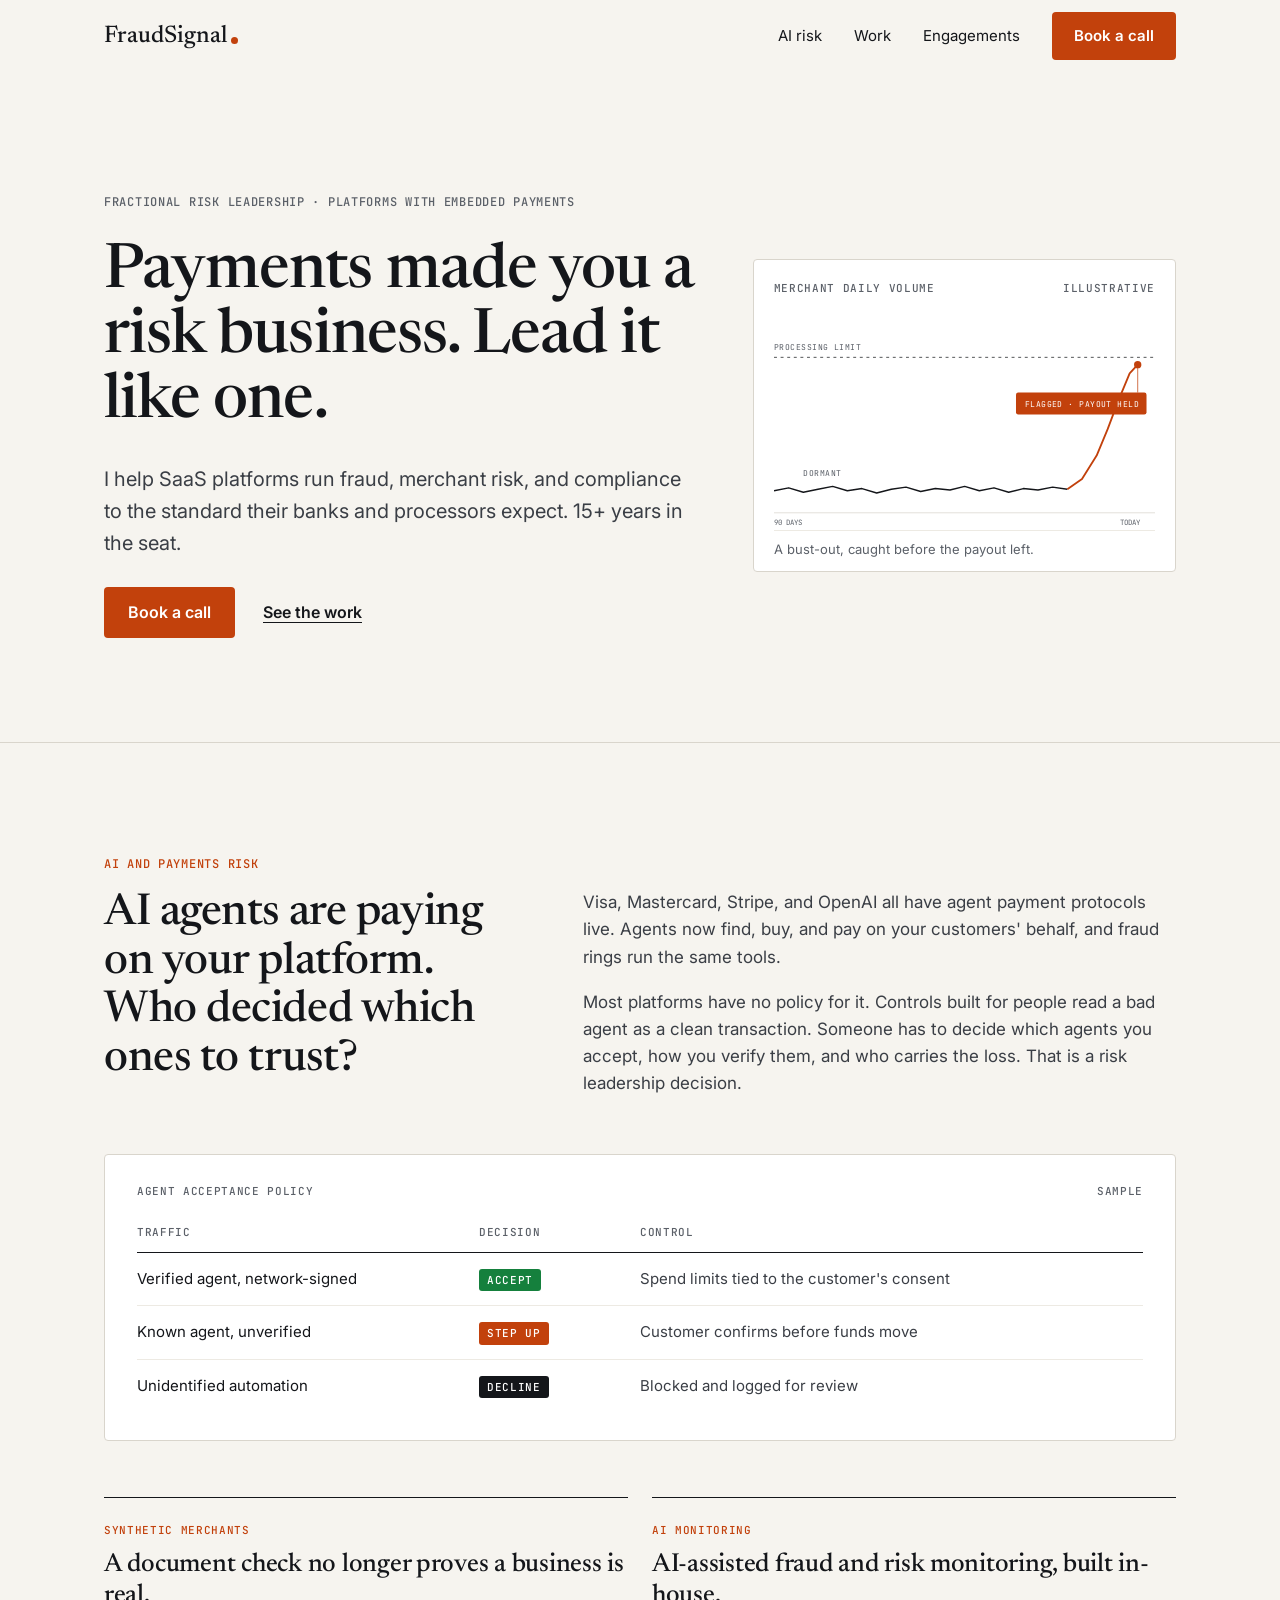
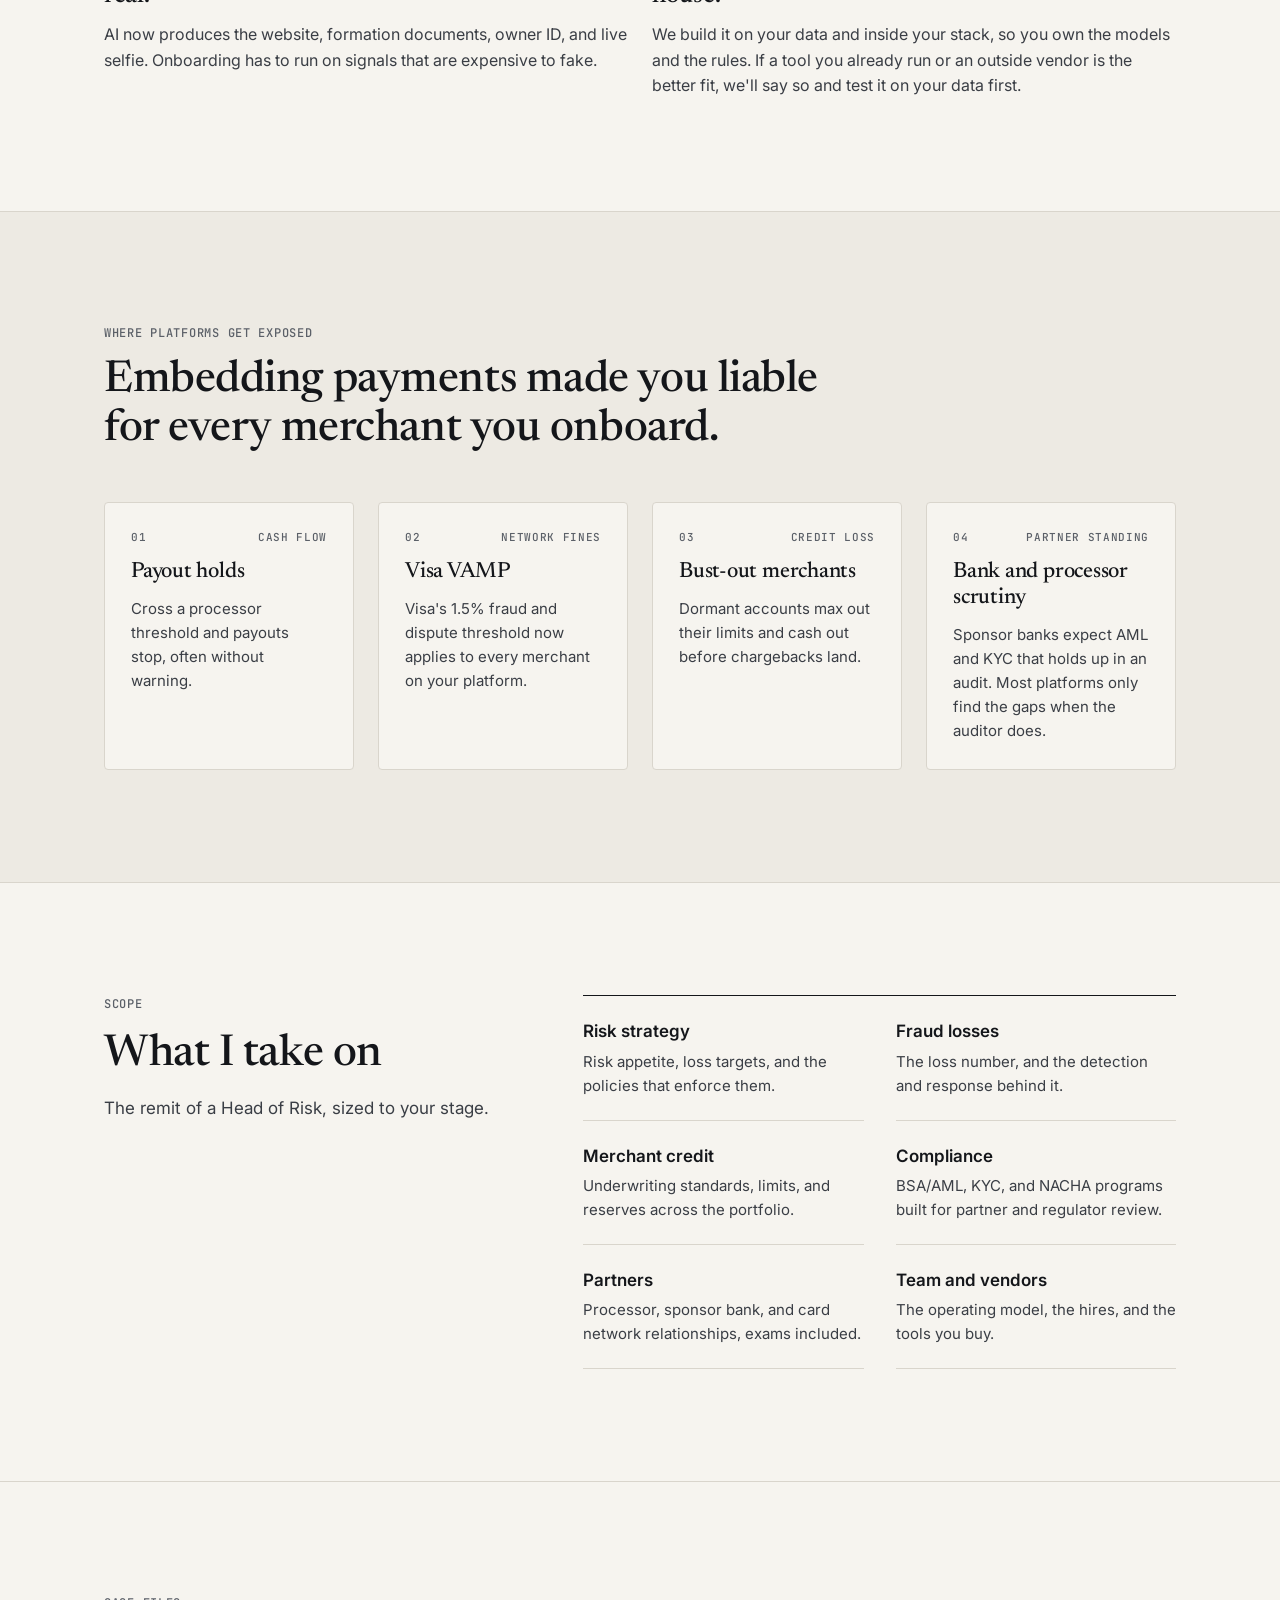
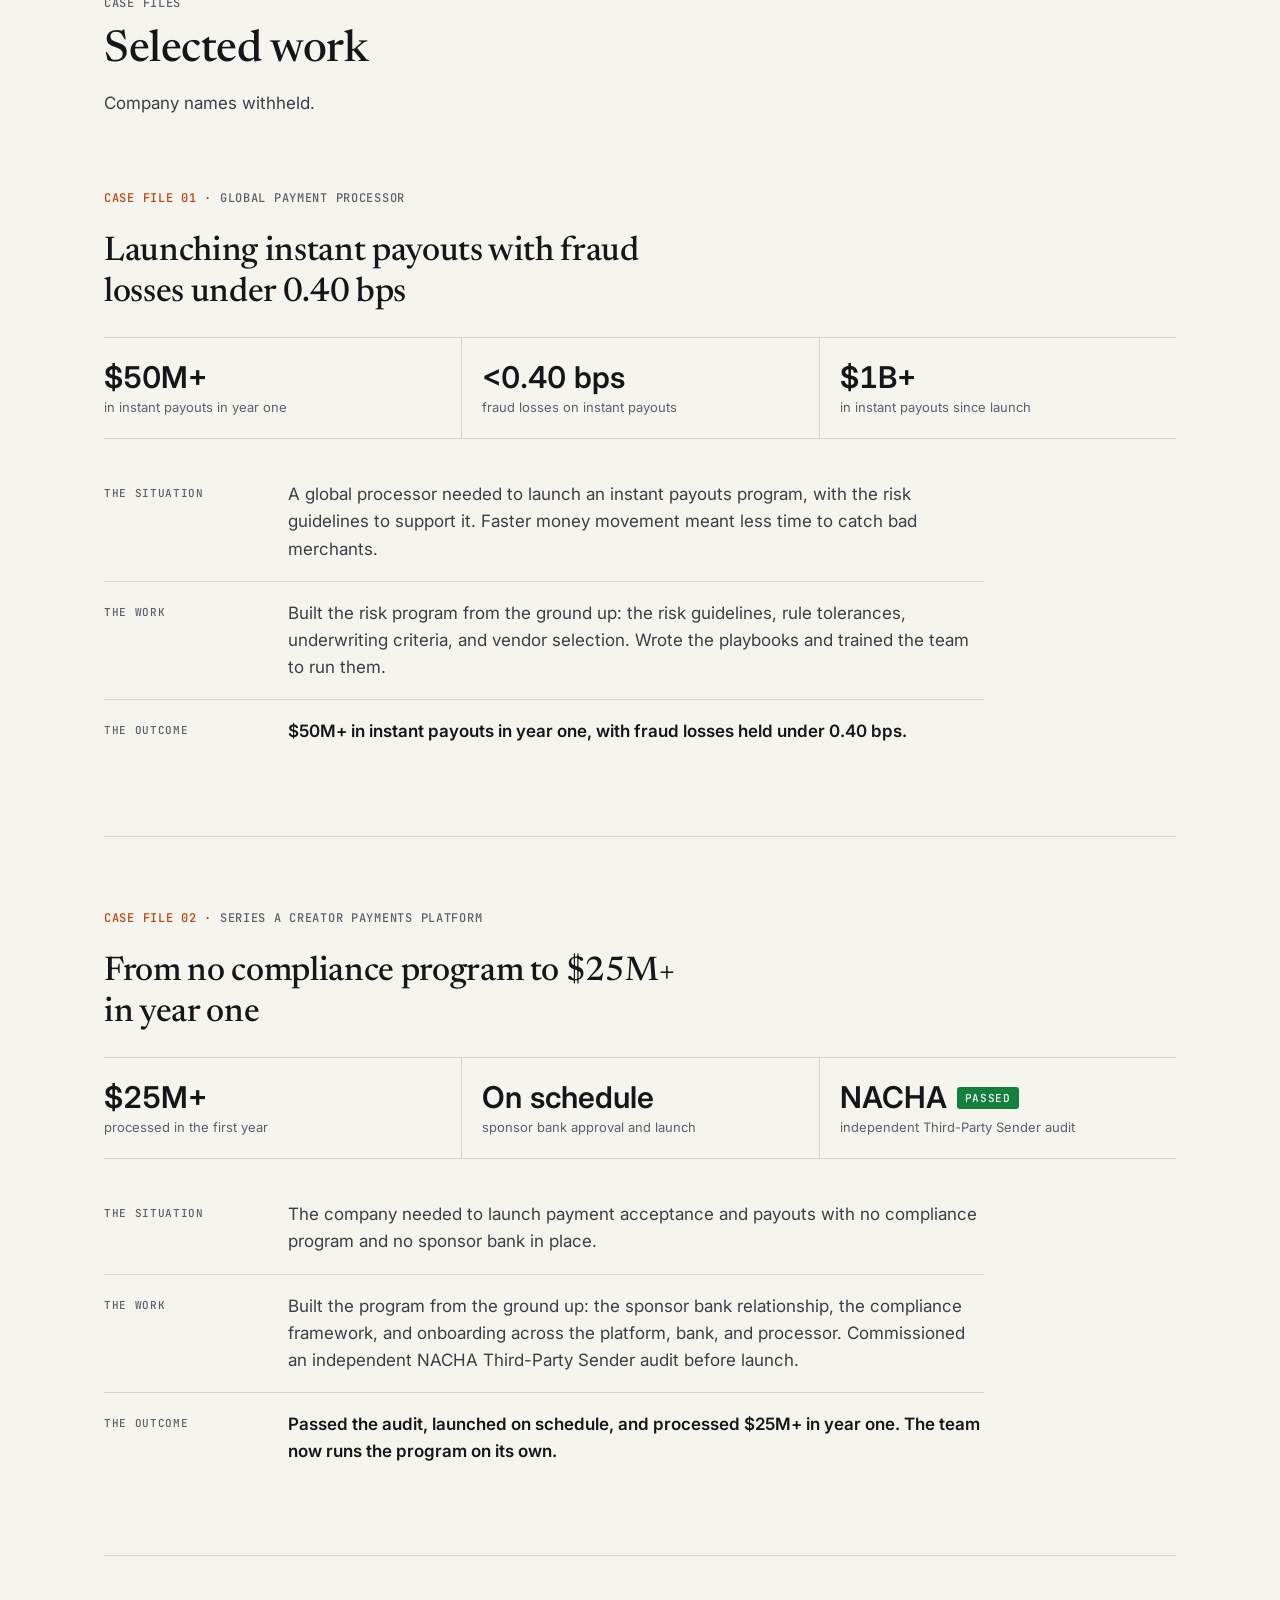
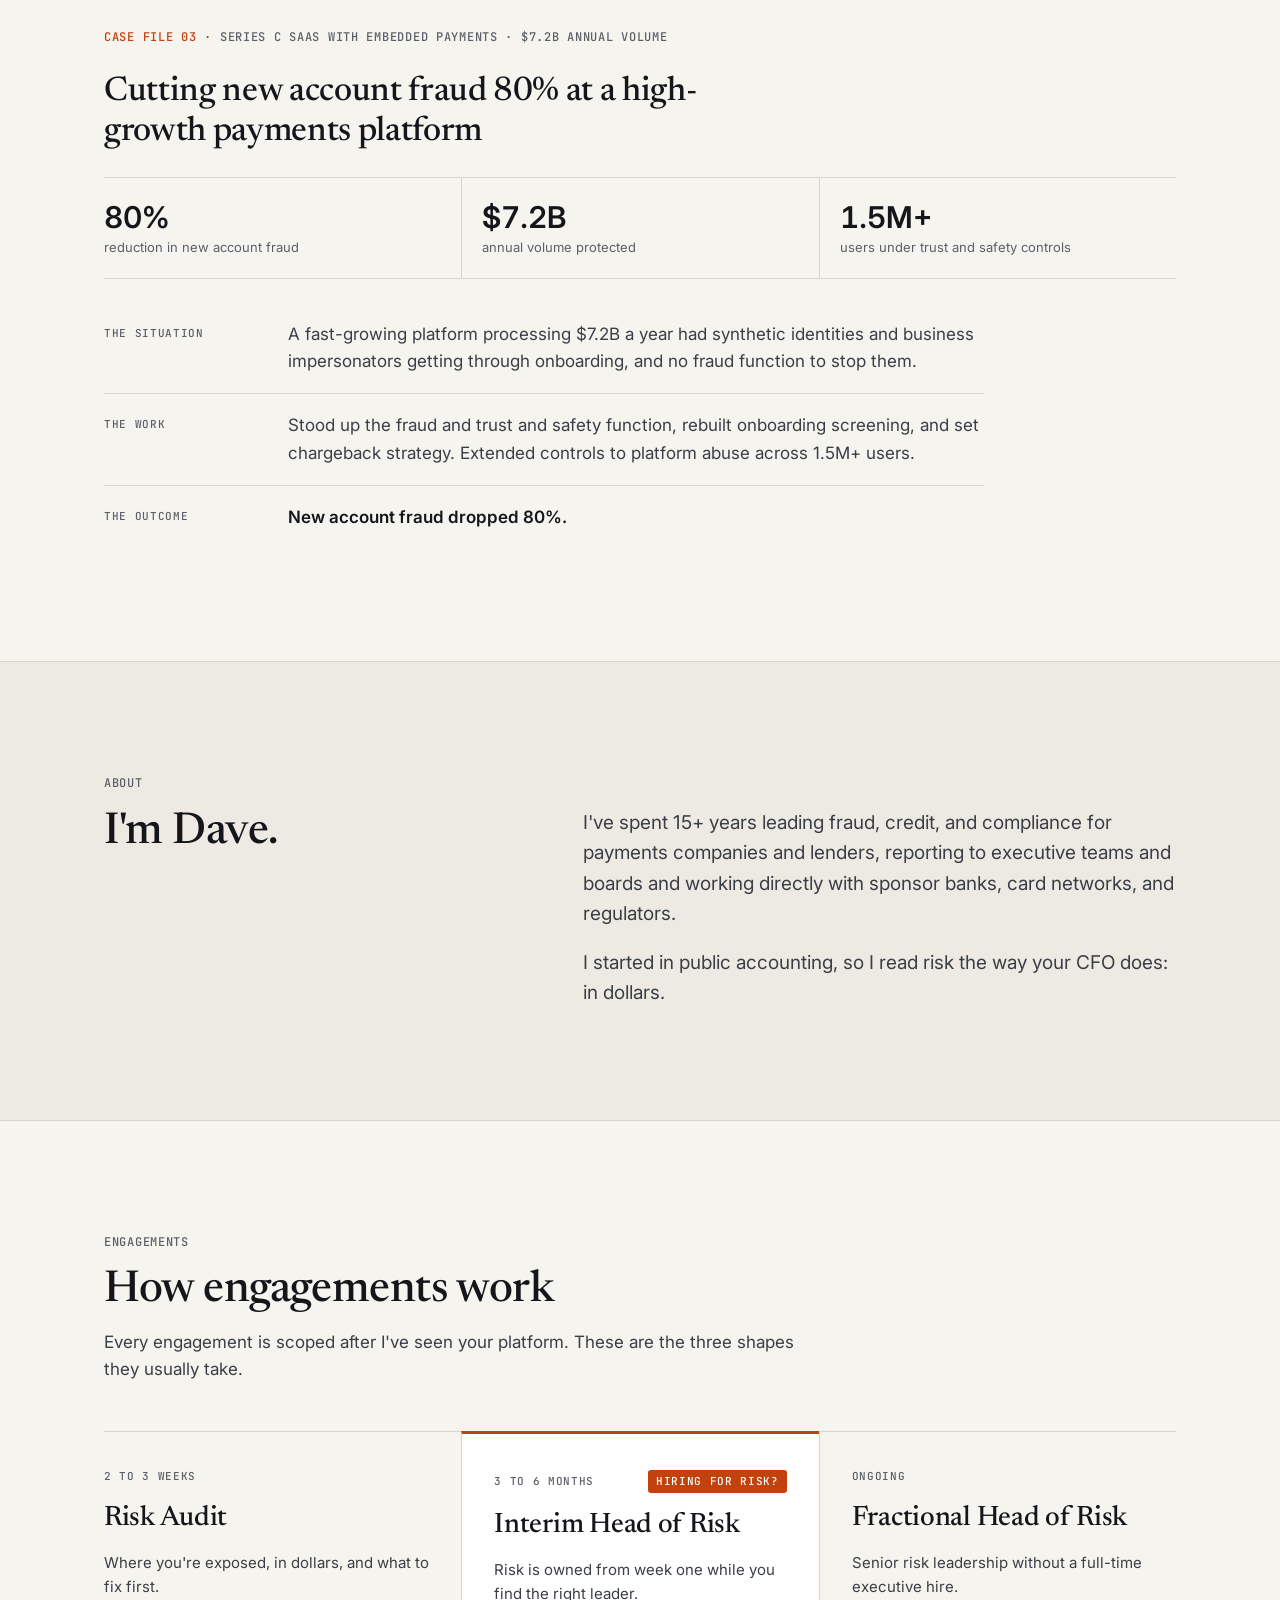
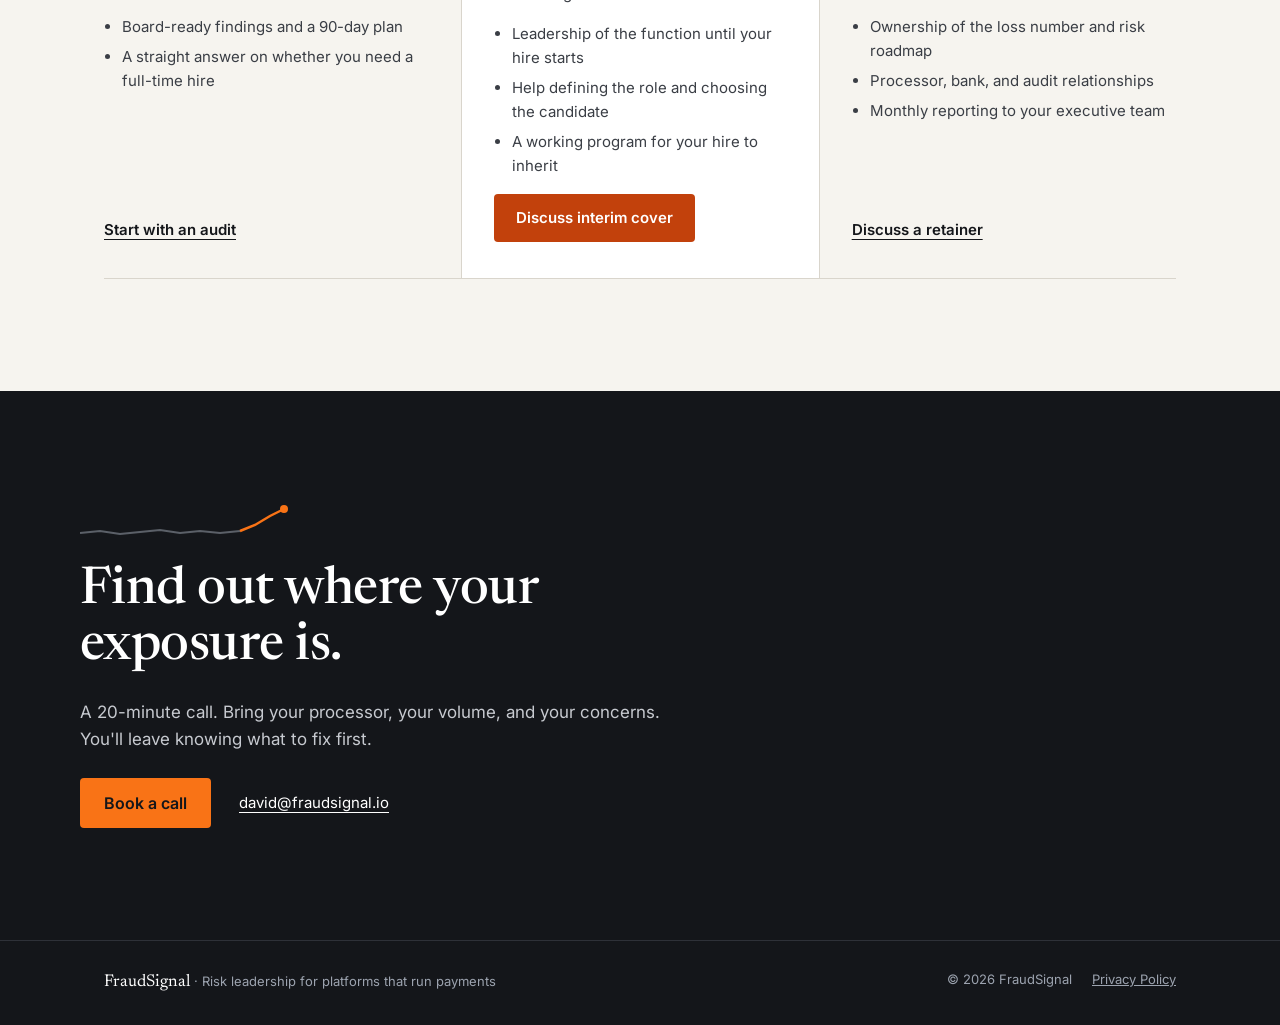
<file: index.html>
<!doctype html>
<html lang="en">
<head>
<meta charset="utf-8">
<meta name="viewport" content="width=device-width, initial-scale=1">
<title>FraudSignal | Fractional Head of Risk for SaaS Platforms Running Payments</title>
<meta name="description" content="Fractional fraud, merchant risk, and compliance leadership for SaaS platforms with embedded payments. Risk audits, interim coverage while you hire, and ongoing retainers.">
<link rel="canonical" href="https://fraudsignal.io/">
<meta name="theme-color" content="#F6F4EF">

<meta property="og:type" content="website">
<meta property="og:site_name" content="FraudSignal">
<meta property="og:url" content="https://fraudsignal.io/">
<meta property="og:title" content="Payments made you a risk business. Lead it like one.">
<meta property="og:description" content="Fractional fraud, merchant risk, and compliance leadership for SaaS platforms with embedded payments. Risk audits, interim coverage while you hire, and ongoing retainers.">
<meta property="og:image" content="https://fraudsignal.io/assets/og-image.png">
<meta property="og:image:width" content="1200">
<meta property="og:image:height" content="630">
<meta property="og:image:alt" content="Payments made you a risk business. Lead it like one. fraudsignal.io">
<meta name="twitter:card" content="summary_large_image">
<meta name="twitter:title" content="Payments made you a risk business. Lead it like one.">
<meta name="twitter:description" content="Fractional fraud, merchant risk, and compliance leadership for SaaS platforms with embedded payments.">
<meta name="twitter:image" content="https://fraudsignal.io/assets/og-image.png">

<link rel="icon" href="/favicon.svg" type="image/svg+xml">
<link rel="icon" href="/assets/favicon-32.png" sizes="32x32" type="image/png">
<link rel="apple-touch-icon" href="/assets/apple-touch-icon.png">

<link rel="preconnect" href="https://fonts.googleapis.com">
<link rel="preconnect" href="https://fonts.gstatic.com" crossorigin>
<link rel="stylesheet" href="https://fonts.googleapis.com/css2?family=Inter:wght@400;600&amp;family=JetBrains+Mono:wght@500&amp;family=Newsreader:opsz,wght@6..72,500&amp;display=swap">
<link rel="stylesheet" href="/assets/site.css">

<script defer data-domain="fraudsignal.io" src="https://plausible.io/js/script.js"></script>
<script>window.plausible = window.plausible || function () { (window.plausible.q = window.plausible.q || []).push(arguments) }</script>
</head>
<body>
<a class="skip" href="#main">Skip to content</a>

<header class="site-header">
<div class="wrap nav">
<a class="wordmark" href="/" aria-label="FraudSignal home">FraudSignal</a>
<div class="nav-right">
<ul class="navlinks" id="navmenu">
<li><a href="#ai">AI risk</a></li>
<li><a href="#work">Work</a></li>
<li><a href="#engage">Engagements</a></li>
</ul>
<a class="btn" href="mailto:david@fraudsignal.io" data-offer="general" data-loc="nav">Book a call</a>
<button class="menu-btn" type="button" aria-expanded="false" aria-controls="navmenu" aria-label="Open menu">
<svg class="open-i" width="24" height="24" viewBox="0 0 24 24" aria-hidden="true"><path d="M3 7h18M3 12h18M3 17h18" stroke="currentColor" stroke-width="1.75" fill="none"/></svg>
<svg class="close" width="24" height="24" viewBox="0 0 24 24" aria-hidden="true"><path d="M5 5l14 14M19 5L5 19" stroke="currentColor" stroke-width="1.75" fill="none"/></svg>
</button>
</div>
</div>
</header>

<main id="main">

<!-- HERO -->
<section class="hero">
<div class="wrap hero-grid">
<div class="stack g28">
<div class="label">Fractional risk leadership · Platforms with embedded payments</div>
<h1 class="h1">Payments made you a risk business. Lead it like one.</h1>
<p class="lede">I help SaaS platforms run fraud, merchant risk, and compliance to the standard their banks and processors expect. 15+ years in the seat.</p>
<div class="actions">
<a class="btn lg" href="mailto:david@fraudsignal.io" data-offer="general" data-loc="hero">Book a call</a>
<a class="link lg" href="#work">See the work</a>
</div>
</div>
<figure class="panel chart">
<div class="panel-head label sm" style="margin-bottom:8px"><span>Merchant daily volume</span><span>Illustrative</span></div>
<svg viewBox="0 0 520 300" role="img" aria-label="Chart of a dormant merchant whose daily volume suddenly surges toward its processing limit and gets flagged, with the payout held">
<line x1="0" y1="70" x2="520" y2="70" stroke="#14161A" stroke-width="1" stroke-dasharray="4 5"/>
<text x="0" y="60" font-family="JetBrains Mono, monospace" font-size="11" fill="#5B6068" letter-spacing="0.6">PROCESSING LIMIT</text>
<line x1="0" y1="282" x2="520" y2="282" stroke="#D9D5CC" stroke-width="1"/>
<text x="40" y="232" font-family="JetBrains Mono, monospace" font-size="11" fill="#5B6068" letter-spacing="0.6">DORMANT</text>
<path class="sig-line" d="M0,252 L20,248 L40,254 L60,250 L80,246 L100,252 L120,249 L140,255 L160,250 L180,247 L200,253 L220,249 L240,251 L260,246 L280,252 L300,248 L320,254 L340,249 L360,251 L380,247 L400,250" fill="none" stroke="#14161A" stroke-width="2" stroke-linejoin="round"/>
<path class="sig-spike" d="M400,250 L420,236 L440,204 L455,168 L470,128 L485,92 L496,80" fill="none" stroke="#C2410C" stroke-width="2.5" stroke-linejoin="round"/>
<g class="sig-flag">
<circle cx="496" cy="80" r="5" fill="#C2410C"/>
<line x1="496" y1="80" x2="496" y2="118" stroke="#C2410C" stroke-width="1"/>
<rect x="330" y="118" width="178" height="30" rx="3" fill="#C2410C"/>
<text x="342" y="138" font-family="JetBrains Mono, monospace" font-size="11" fill="#FFFFFF" letter-spacing="0.6">FLAGGED · PAYOUT HELD</text>
</g>
<text x="0" y="298" font-family="JetBrains Mono, monospace" font-size="10" fill="#5B6068">90 DAYS</text>
<text x="472" y="298" font-family="JetBrains Mono, monospace" font-size="10" fill="#5B6068">TODAY</text>
</svg>
<figcaption>A bust-out, caught before the payout left.</figcaption>
</figure>
</div>
</section>

<!-- AI -->
<section id="ai" class="sec">
<div class="wrap stack g56">
<div class="split">
<div class="stack g16">
<div class="label signal">AI and payments risk</div>
<h2 class="h2">AI agents are paying on your platform. Who decided which ones to trust?</h2>
</div>
<div class="body stack g18">
<p>Visa, Mastercard, Stripe, and OpenAI all have agent payment protocols live. Agents now find, buy, and pay on your customers' behalf, and fraud rings run the same tools.</p>
<p>Most platforms have no policy for it. Controls built for people read a bad agent as a clean transaction. Someone has to decide which agents you accept, how you verify them, and who carries the loss. That is a risk leadership decision.</p>
</div>
</div>

<figure class="panel policy">
<div class="panel-head label sm" style="margin-bottom:14px"><span>Agent acceptance policy</span><span>Sample</span></div>
<div class="table-scroll">
<table>
<thead>
<tr><th scope="col" style="width:34%">Traffic</th><th scope="col" style="width:16%">Decision</th><th scope="col">Control</th></tr>
</thead>
<tbody>
<tr><td>Verified agent, network-signed</td><td><span class="tag clear">Accept</span></td><td>Spend limits tied to the customer's consent</td></tr>
<tr><td>Known agent, unverified</td><td><span class="tag signal">Step up</span></td><td>Customer confirms before funds move</td></tr>
<tr><td>Unidentified automation</td><td><span class="tag ink">Decline</span></td><td>Blocked and logged for review</td></tr>
</tbody>
</table>
</div>
</figure>

<div class="g2">
<article class="ruled stack g10">
<div class="label sm signal">Synthetic merchants</div>
<h3 class="h3">A document check no longer proves a business is real.</h3>
<p>AI now produces the website, formation documents, owner ID, and live selfie. Onboarding has to run on signals that are expensive to fake.</p>
</article>
<article class="ruled stack g10">
<div class="label sm signal">AI monitoring</div>
<h3 class="h3">AI-assisted fraud and risk monitoring, built in-house.</h3>
<p>We build it on your data and inside your stack, so you own the models and the rules. If a tool you already run or an outside vendor is the better fit, we'll say so and test it on your data first.</p>
</article>
</div>
</div>
</section>

<!-- EXPOSURE -->
<section class="sec alt">
<div class="wrap stack g48">
<div class="stack g14 intro">
<div class="label">Where platforms get exposed</div>
<h2 class="h2">Embedding payments made you liable for every merchant you onboard.</h2>
</div>
<div class="g4">
<article class="card stack g12">
<div class="card-head label sm"><span>01</span><span class="risk">Cash flow</span></div>
<h3 class="h3">Payout holds</h3>
<p>Cross a processor threshold and payouts stop, often without warning.</p>
</article>
<article class="card stack g12">
<div class="card-head label sm"><span>02</span><span class="risk">Network fines</span></div>
<h3 class="h3">Visa VAMP</h3>
<p>Visa's 1.5% fraud and dispute threshold now applies to every merchant on your platform.</p>
</article>
<article class="card stack g12">
<div class="card-head label sm"><span>03</span><span class="risk">Credit loss</span></div>
<h3 class="h3">Bust-out merchants</h3>
<p>Dormant accounts max out their limits and cash out before chargebacks land.</p>
</article>
<article class="card stack g12">
<div class="card-head label sm"><span>04</span><span class="risk">Partner standing</span></div>
<h3 class="h3">Bank and processor scrutiny</h3>
<p>Sponsor banks expect AML and KYC that holds up in an audit. Most platforms only find the gaps when the auditor does.</p>
</article>
</div>
</div>
</section>

<!-- WHAT I OWN -->
<section class="sec">
<div class="wrap split">
<div class="stack g16">
<div class="label">Scope</div>
<h2 class="h2">What I take on</h2>
<p class="muted" style="margin:0">The remit of a Head of Risk, sized to your stage.</p>
</div>
<dl class="scope">
<div><dt>Risk strategy</dt><dd>Risk appetite, loss targets, and the policies that enforce them.</dd></div>
<div><dt>Fraud losses</dt><dd>The loss number, and the detection and response behind it.</dd></div>
<div><dt>Merchant credit</dt><dd>Underwriting standards, limits, and reserves across the portfolio.</dd></div>
<div><dt>Compliance</dt><dd>BSA/AML, KYC, and NACHA programs built for partner and regulator review.</dd></div>
<div><dt>Partners</dt><dd>Processor, sponsor bank, and card network relationships, exams included.</dd></div>
<div><dt>Team and vendors</dt><dd>The operating model, the hires, and the tools you buy.</dd></div>
</dl>
</div>
</section>

<!-- CASES -->
<section id="work" class="sec">
<div class="wrap stack g72">
<div class="stack g14">
<div class="label">Case files</div>
<h2 class="h2">Selected work</h2>
<p class="muted" style="margin:0">Company names withheld.</p>
</div>

<article class="case stack g24">
<div class="label signal">Case file 01 · <span class="label">Global payment processor</span></div>
<h3 class="h3">Launching instant payouts with fraud losses under 0.40 bps</h3>
<div class="ledger">
<div><div class="num">$50M+</div><div class="stat-label">in instant payouts in year one</div></div>
<div><div class="num">&lt;0.40 bps</div><div class="stat-label">fraud losses on instant payouts</div></div>
<div><div class="num">$1B+</div><div class="stat-label">in instant payouts since launch</div></div>
</div>
<dl class="case-rows">
<div class="case-row"><dt class="label sm">The situation</dt><dd>A global processor needed to launch an instant payouts program, with the risk guidelines to support it. Faster money movement meant less time to catch bad merchants.</dd></div>
<div class="case-row"><dt class="label sm">The work</dt><dd>Built the risk program from the ground up: the risk guidelines, rule tolerances, underwriting criteria, and vendor selection. Wrote the playbooks and trained the team to run them.</dd></div>
<div class="case-row outcome"><dt class="label sm">The outcome</dt><dd>$50M+ in instant payouts in year one, with fraud losses held under 0.40 bps.</dd></div>
</dl>
</article>

<article class="case stack g24">
<div class="label signal">Case file 02 · <span class="label">Series A creator payments platform</span></div>
<h3 class="h3">From no compliance program to $25M+ in year one</h3>
<div class="ledger">
<div><div class="num">$25M+</div><div class="stat-label">processed in the first year</div></div>
<div><div class="num">On schedule</div><div class="stat-label">sponsor bank approval and launch</div></div>
<div><div class="with-tag"><span class="num">NACHA</span><span class="tag clear">Passed</span></div><div class="stat-label">independent Third-Party Sender audit</div></div>
</div>
<dl class="case-rows">
<div class="case-row"><dt class="label sm">The situation</dt><dd>The company needed to launch payment acceptance and payouts with no compliance program and no sponsor bank in place.</dd></div>
<div class="case-row"><dt class="label sm">The work</dt><dd>Built the program from the ground up: the sponsor bank relationship, the compliance framework, and onboarding across the platform, bank, and processor. Commissioned an independent NACHA Third-Party Sender audit before launch.</dd></div>
<div class="case-row outcome"><dt class="label sm">The outcome</dt><dd>Passed the audit, launched on schedule, and processed $25M+ in year one. The team now runs the program on its own.</dd></div>
</dl>
</article>

<article class="case stack g24">
<div class="label signal">Case file 03 · <span class="label">Series C SaaS with embedded payments · $7.2B annual volume</span></div>
<h3 class="h3">Cutting new account fraud 80% at a high-growth payments platform</h3>
<div class="ledger">
<div><div class="num">80%</div><div class="stat-label">reduction in new account fraud</div></div>
<div><div class="num">$7.2B</div><div class="stat-label">annual volume protected</div></div>
<div><div class="num">1.5M+</div><div class="stat-label">users under trust and safety controls</div></div>
</div>
<dl class="case-rows">
<div class="case-row"><dt class="label sm">The situation</dt><dd>A fast-growing platform processing $7.2B a year had synthetic identities and business impersonators getting through onboarding, and no fraud function to stop them.</dd></div>
<div class="case-row"><dt class="label sm">The work</dt><dd>Stood up the fraud and trust and safety function, rebuilt onboarding screening, and set chargeback strategy. Extended controls to platform abuse across 1.5M+ users.</dd></div>
<div class="case-row outcome"><dt class="label sm">The outcome</dt><dd>New account fraud dropped 80%.</dd></div>
</dl>
</article>
</div>
</section>

<!-- ABOUT -->
<section class="sec alt">
<div class="wrap split">
<div class="stack g16">
<div class="label">About</div>
<h2 class="h2">I'm Dave.</h2>
</div>
<div class="body stack g18" style="font-size:19px">
<p>I've spent 15+ years leading fraud, credit, and compliance for payments companies and lenders, reporting to executive teams and boards and working directly with sponsor banks, card networks, and regulators.</p>
<p>I started in public accounting, so I read risk the way your CFO does: in dollars.</p>
</div>
</div>
</section>

<!-- ENGAGE -->
<section id="engage" class="sec">
<div class="wrap stack g48">
<div class="stack g14 intro">
<div class="label">Engagements</div>
<h2 class="h2">How engagements work</h2>
<p class="muted" style="margin:0">Every engagement is scoped after I've seen your platform. These are the three shapes they usually take.</p>
</div>
<div class="fee">
<div>
<div class="label sm">2 to 3 weeks</div>
<h3 class="h3">Risk Audit</h3>
<p>Where you're exposed, in dollars, and what to fix first.</p>
<ul>
<li>Board-ready findings and a 90-day plan</li>
<li>A straight answer on whether you need a full-time hire</li>
</ul>
<a class="link" href="mailto:david@fraudsignal.io" data-offer="audit" data-loc="engagements">Start with an audit</a>
</div>
<div class="featured">
<div class="fee-head">
<span class="label sm">3 to 6 months</span>
<span class="tag signal">Hiring for risk?</span>
</div>
<h3 class="h3">Interim Head of Risk</h3>
<p>Risk is owned from week one while you find the right leader.</p>
<ul>
<li>Leadership of the function until your hire starts</li>
<li>Help defining the role and choosing the candidate</li>
<li>A working program for your hire to inherit</li>
</ul>
<a class="btn" href="mailto:david@fraudsignal.io" data-offer="interim" data-loc="engagements">Discuss interim cover</a>
</div>
<div>
<div class="label sm">Ongoing</div>
<h3 class="h3">Fractional Head of Risk</h3>
<p>Senior risk leadership without a full-time executive hire.</p>
<ul>
<li>Ownership of the loss number and risk roadmap</li>
<li>Processor, bank, and audit relationships</li>
<li>Monthly reporting to your executive team</li>
</ul>
<a class="link" href="mailto:david@fraudsignal.io" data-offer="fractional" data-loc="engagements">Discuss a retainer</a>
</div>
</div>
</div>
</section>

<!-- FINAL CTA -->
<section id="book" class="dark">
<div class="wrap cta stack g24">
<svg viewBox="0 0 220 36" width="220" height="36" aria-hidden="true"><path d="M0,30 L20,28 L40,31 L60,29 L80,27 L100,30 L120,28 L140,30 L160,28" fill="none" stroke="#5B6068" stroke-width="2"/><path d="M160,28 L175,22 L190,13 L204,6" fill="none" stroke="#F97316" stroke-width="2.5"/><circle cx="204" cy="6" r="4" fill="#F97316"/></svg>
<h2 class="h2">Find out where your exposure is.</h2>
<p>A 20-minute call. Bring your processor, your volume, and your concerns. You'll leave knowing what to fix first.</p>
<div class="actions">
<a class="btn lg bright" href="mailto:david@fraudsignal.io" data-offer="general" data-loc="final">Book a call</a>
<a class="mail" href="mailto:david@fraudsignal.io">david@fraudsignal.io</a>
</div>
</div>
</section>

</main>

<footer class="site-footer dark">
<div class="wrap foot">
<span><span class="brand">FraudSignal</span> · Risk leadership for platforms that run payments</span>
<span class="foot-links"><span>© 2026 FraudSignal</span><a href="/privacy">Privacy Policy</a></span>
</div>
</footer>

<script src="/assets/site.js" defer></script>
</body>
</html>
</file>
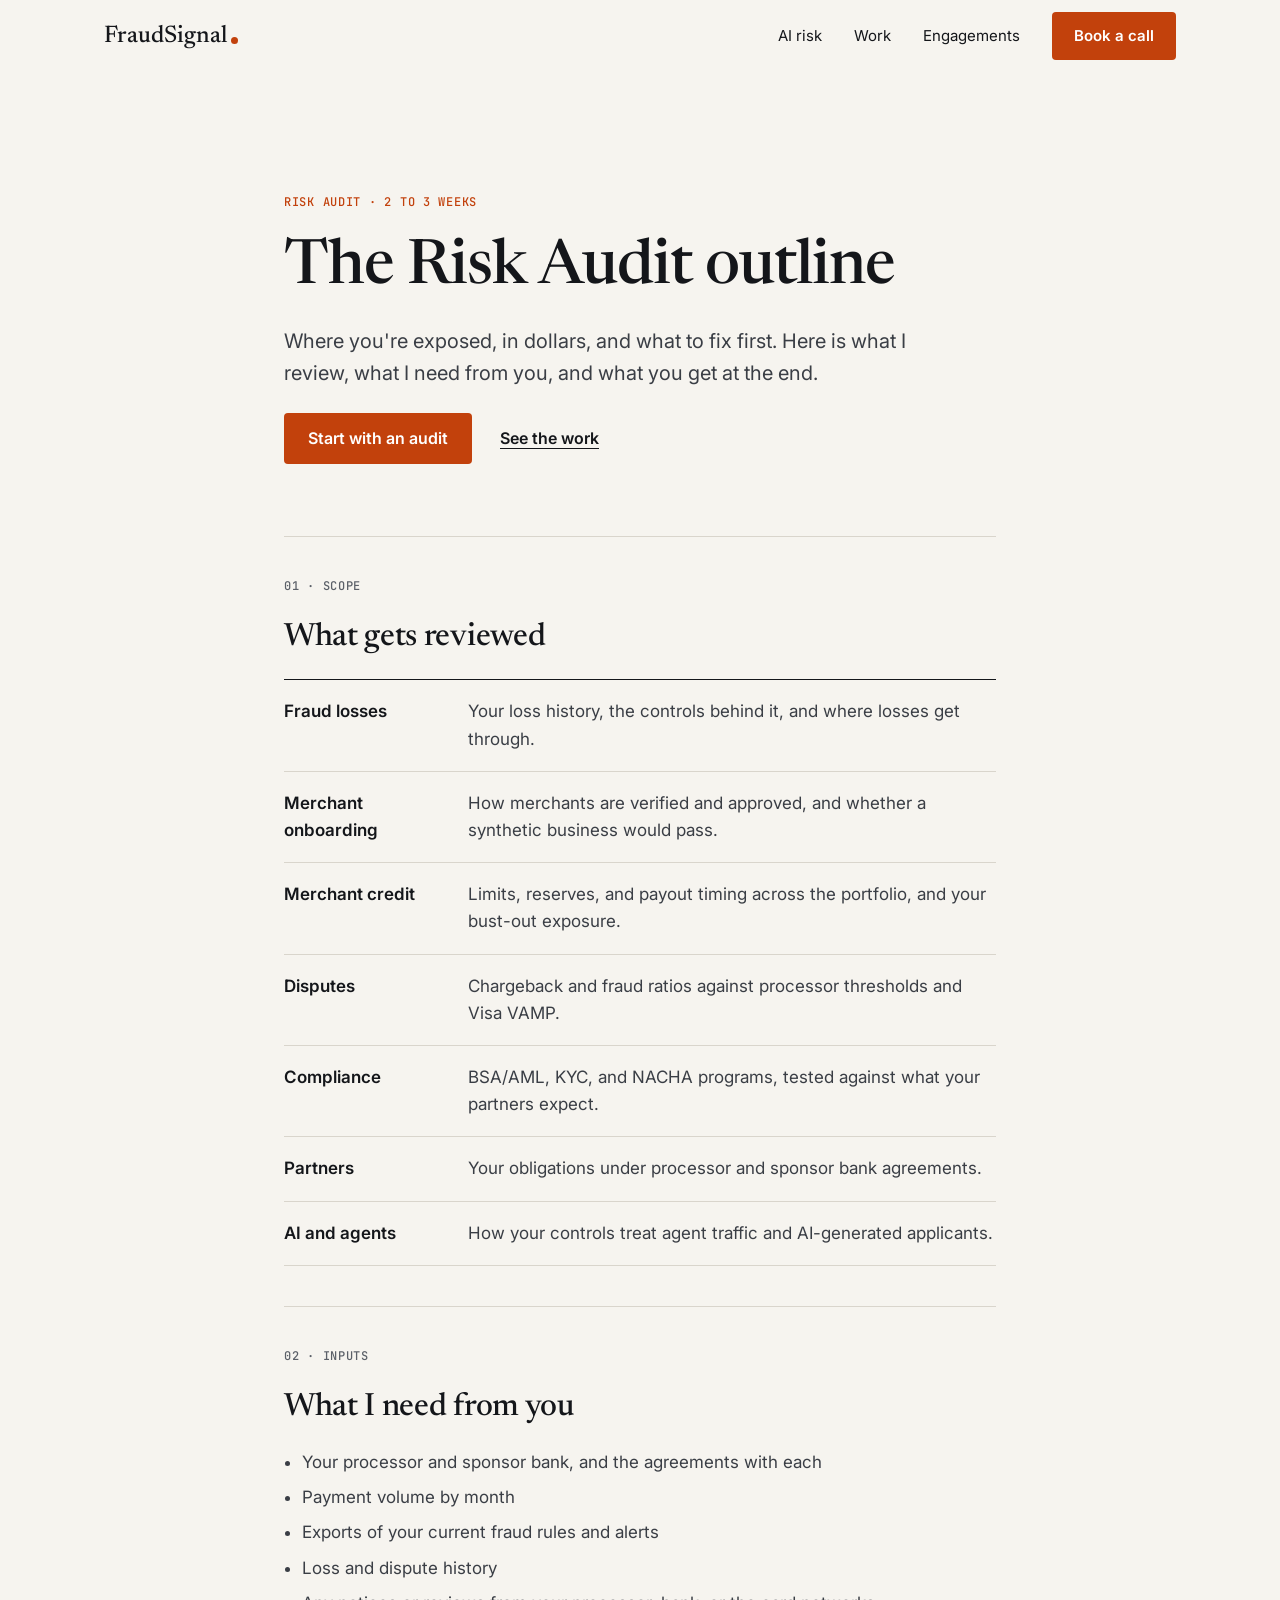
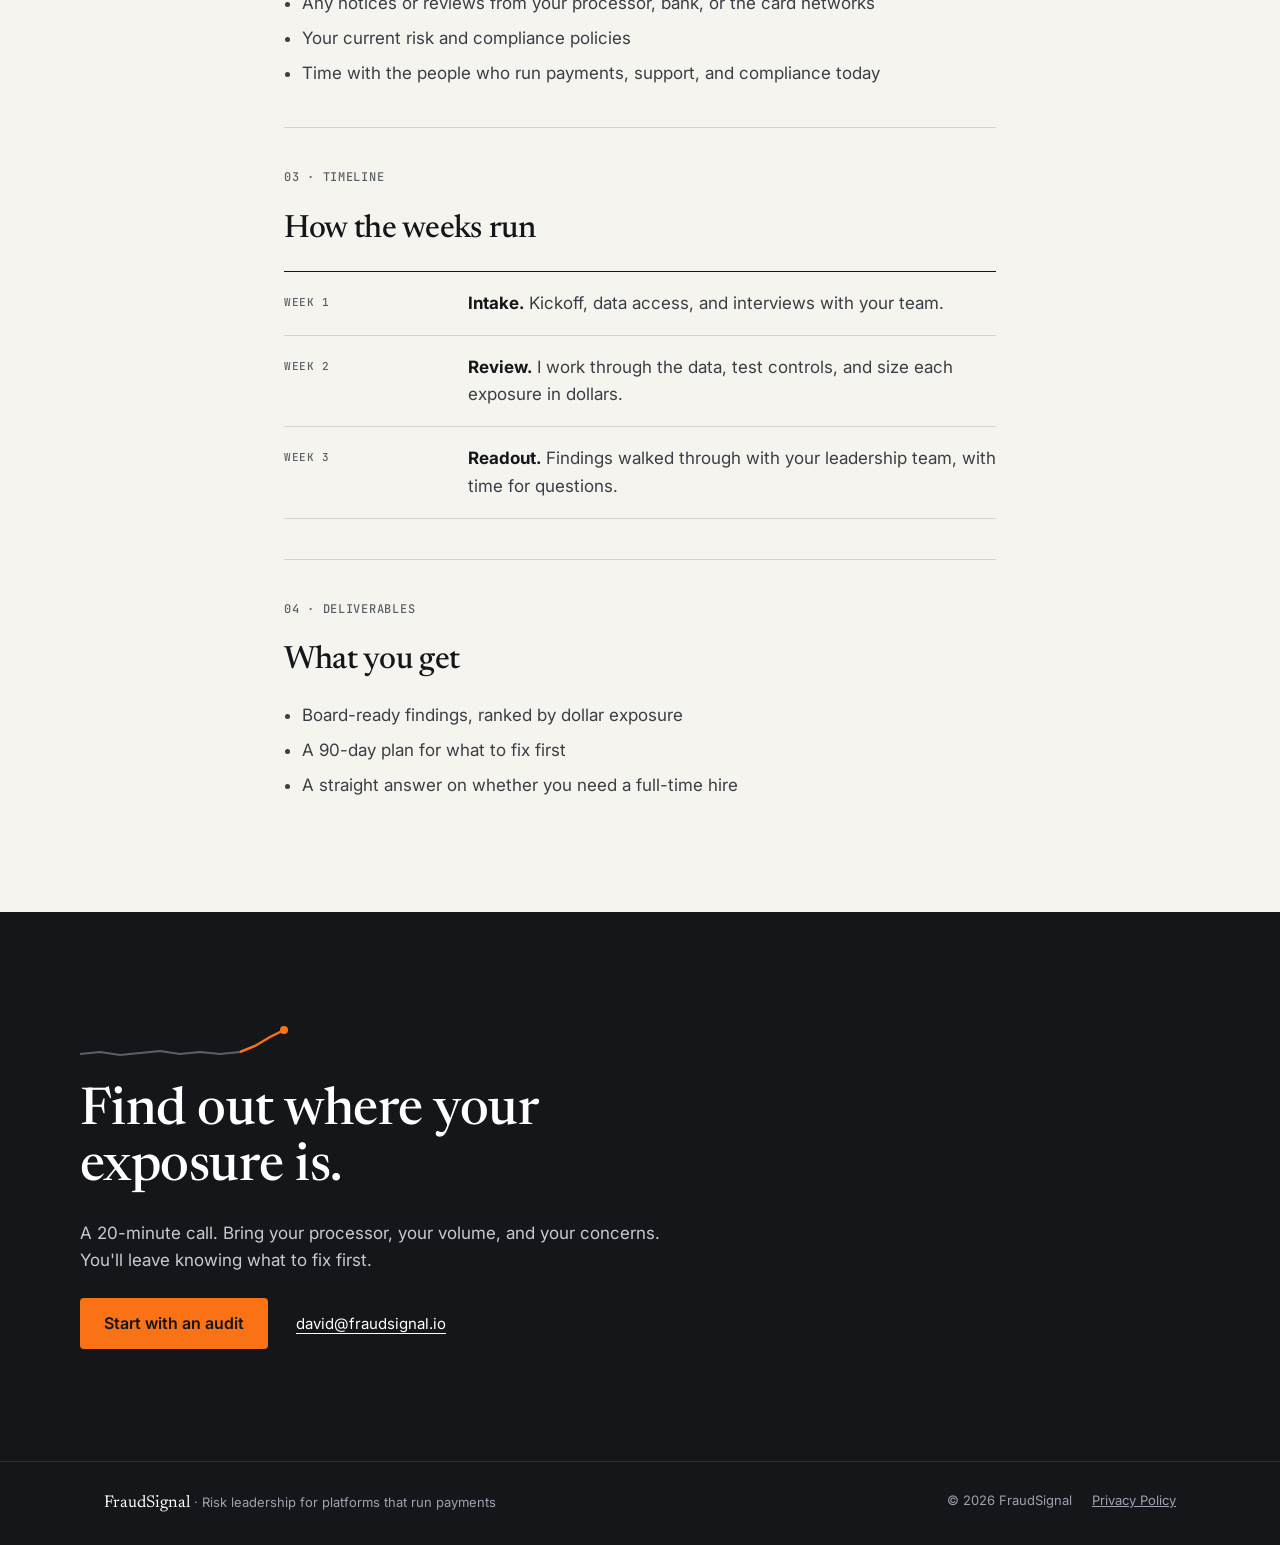
<file: audit.html>
<!doctype html>
<html lang="en">
<head>
<meta charset="utf-8">
<meta name="viewport" content="width=device-width, initial-scale=1">
<title>Risk Audit Outline | FraudSignal</title>
<meta name="description" content="What a FraudSignal Risk Audit covers: what gets reviewed, what I need from you, the timeline by week, and the deliverables.">
<link rel="canonical" href="https://fraudsignal.io/audit">
<meta name="theme-color" content="#F6F4EF">

<meta property="og:type" content="article">
<meta property="og:site_name" content="FraudSignal">
<meta property="og:url" content="https://fraudsignal.io/audit">
<meta property="og:title" content="Risk Audit outline | FraudSignal">
<meta property="og:description" content="Where you're exposed, in dollars, and what to fix first. What gets reviewed, what I need from you, the timeline, and the deliverables.">
<meta property="og:image" content="https://fraudsignal.io/assets/og-image.png">
<meta property="og:image:width" content="1200">
<meta property="og:image:height" content="630">
<meta name="twitter:card" content="summary_large_image">
<meta name="twitter:title" content="Risk Audit outline | FraudSignal">
<meta name="twitter:description" content="Where you're exposed, in dollars, and what to fix first.">
<meta name="twitter:image" content="https://fraudsignal.io/assets/og-image.png">

<link rel="icon" href="/favicon.svg" type="image/svg+xml">
<link rel="icon" href="/assets/favicon-32.png" sizes="32x32" type="image/png">
<link rel="apple-touch-icon" href="/assets/apple-touch-icon.png">

<link rel="preconnect" href="https://fonts.googleapis.com">
<link rel="preconnect" href="https://fonts.gstatic.com" crossorigin>
<link rel="stylesheet" href="https://fonts.googleapis.com/css2?family=Inter:wght@400;600&amp;family=JetBrains+Mono:wght@500&amp;family=Newsreader:opsz,wght@6..72,500&amp;display=swap">
<link rel="stylesheet" href="/assets/site.css">

<script defer data-domain="fraudsignal.io" src="https://plausible.io/js/script.js"></script>
<script>window.plausible = window.plausible || function () { (window.plausible.q = window.plausible.q || []).push(arguments) }</script>
</head>
<body>
<a class="skip" href="#main">Skip to content</a>

<header class="site-header">
<div class="wrap nav">
<a class="wordmark" href="/" aria-label="FraudSignal home">FraudSignal</a>
<div class="nav-right">
<ul class="navlinks" id="navmenu">
<li><a href="/#ai">AI risk</a></li>
<li><a href="/#work">Work</a></li>
<li><a href="/#engage">Engagements</a></li>
</ul>
<a class="btn" href="mailto:david@fraudsignal.io" data-offer="audit" data-loc="nav">Book a call</a>
<button class="menu-btn" type="button" aria-expanded="false" aria-controls="navmenu" aria-label="Open menu">
<svg class="open-i" width="24" height="24" viewBox="0 0 24 24" aria-hidden="true"><path d="M3 7h18M3 12h18M3 17h18" stroke="currentColor" stroke-width="1.75" fill="none"/></svg>
<svg class="close" width="24" height="24" viewBox="0 0 24 24" aria-hidden="true"><path d="M5 5l14 14M19 5L5 19" stroke="currentColor" stroke-width="1.75" fill="none"/></svg>
</button>
</div>
</div>
</header>

<main id="main">

<section class="hero" style="padding-bottom:72px">
<div class="wrap doc stack g24">
<div class="label signal">Risk Audit · 2 to 3 weeks</div>
<h1 class="h1">The Risk Audit outline</h1>
<p class="lede">Where you're exposed, in dollars, and what to fix first. Here is what I review, what I need from you, and what you get at the end.</p>
<div class="actions">
<a class="btn lg" href="mailto:david@fraudsignal.io" data-offer="audit" data-loc="audit-top">Start with an audit</a>
<a class="link lg" href="/#work">See the work</a>
</div>
</div>
</section>

<div class="wrap doc">

<section class="doc-section stack g24">
<div class="label">01 · Scope</div>
<h2 class="h2">What gets reviewed</h2>
<dl class="doc-list">
<div><dt class="label sm strong">Fraud losses</dt><dd>Your loss history, the controls behind it, and where losses get through.</dd></div>
<div><dt class="label sm strong">Merchant onboarding</dt><dd>How merchants are verified and approved, and whether a synthetic business would pass.</dd></div>
<div><dt class="label sm strong">Merchant credit</dt><dd>Limits, reserves, and payout timing across the portfolio, and your bust-out exposure.</dd></div>
<div><dt class="label sm strong">Disputes</dt><dd>Chargeback and fraud ratios against processor thresholds and Visa VAMP.</dd></div>
<div><dt class="label sm strong">Compliance</dt><dd>BSA/AML, KYC, and NACHA programs, tested against what your partners expect.</dd></div>
<div><dt class="label sm strong">Partners</dt><dd>Your obligations under processor and sponsor bank agreements.</dd></div>
<div><dt class="label sm strong">AI and agents</dt><dd>How your controls treat agent traffic and AI-generated applicants.</dd></div>
</dl>
</section>

<section class="doc-section stack g24">
<div class="label">02 · Inputs</div>
<h2 class="h2">What I need from you</h2>
<ul>
<li>Your processor and sponsor bank, and the agreements with each</li>
<li>Payment volume by month</li>
<li>Exports of your current fraud rules and alerts</li>
<li>Loss and dispute history</li>
<li>Any notices or reviews from your processor, bank, or the card networks</li>
<li>Your current risk and compliance policies</li>
<li>Time with the people who run payments, support, and compliance today</li>
</ul>
</section>

<section class="doc-section stack g24">
<div class="label">03 · Timeline</div>
<h2 class="h2">How the weeks run</h2>
<dl class="doc-list">
<div><dt class="label sm">Week 1</dt><dd><strong style="color:var(--ink)">Intake.</strong> Kickoff, data access, and interviews with your team.</dd></div>
<div><dt class="label sm">Week 2</dt><dd><strong style="color:var(--ink)">Review.</strong> I work through the data, test controls, and size each exposure in dollars.</dd></div>
<div><dt class="label sm">Week 3</dt><dd><strong style="color:var(--ink)">Readout.</strong> Findings walked through with your leadership team, with time for questions.</dd></div>
</dl>
</section>

<section class="doc-section stack g24">
<div class="label">04 · Deliverables</div>
<h2 class="h2">What you get</h2>
<ul>
<li>Board-ready findings, ranked by dollar exposure</li>
<li>A 90-day plan for what to fix first</li>
<li>A straight answer on whether you need a full-time hire</li>
</ul>
</section>

</div>

<section id="book" class="dark" style="margin-top:72px">
<div class="wrap cta stack g24">
<svg viewBox="0 0 220 36" width="220" height="36" aria-hidden="true"><path d="M0,30 L20,28 L40,31 L60,29 L80,27 L100,30 L120,28 L140,30 L160,28" fill="none" stroke="#5B6068" stroke-width="2"/><path d="M160,28 L175,22 L190,13 L204,6" fill="none" stroke="#F97316" stroke-width="2.5"/><circle cx="204" cy="6" r="4" fill="#F97316"/></svg>
<h2 class="h2">Find out where your exposure is.</h2>
<p>A 20-minute call. Bring your processor, your volume, and your concerns. You'll leave knowing what to fix first.</p>
<div class="actions">
<a class="btn lg bright" href="mailto:david@fraudsignal.io" data-offer="audit" data-loc="audit-final">Start with an audit</a>
<a class="mail" href="mailto:david@fraudsignal.io">david@fraudsignal.io</a>
</div>
</div>
</section>

</main>

<footer class="site-footer dark">
<div class="wrap foot">
<span><span class="brand">FraudSignal</span> · Risk leadership for platforms that run payments</span>
<span class="foot-links"><span>© 2026 FraudSignal</span><a href="/privacy">Privacy Policy</a></span>
</div>
</footer>

<script src="/assets/site.js" defer></script>
</body>
</html>
</file>
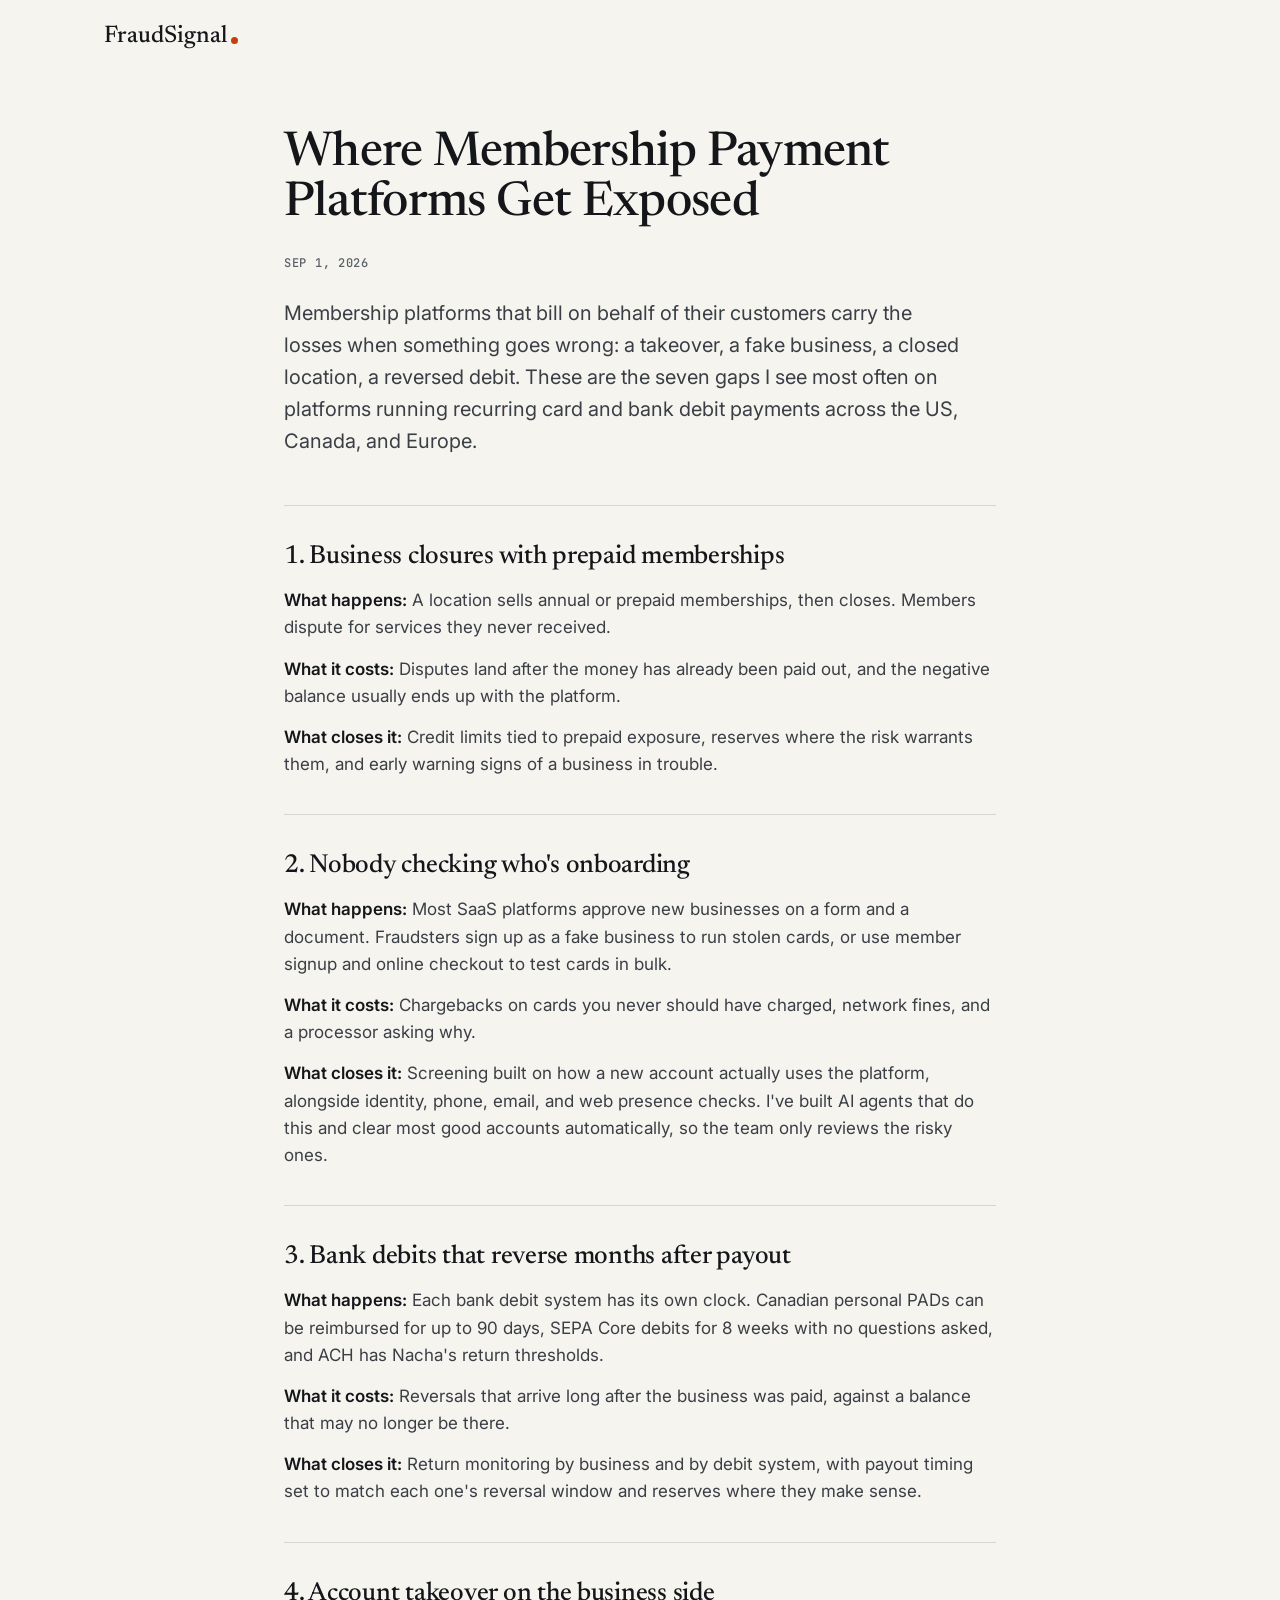
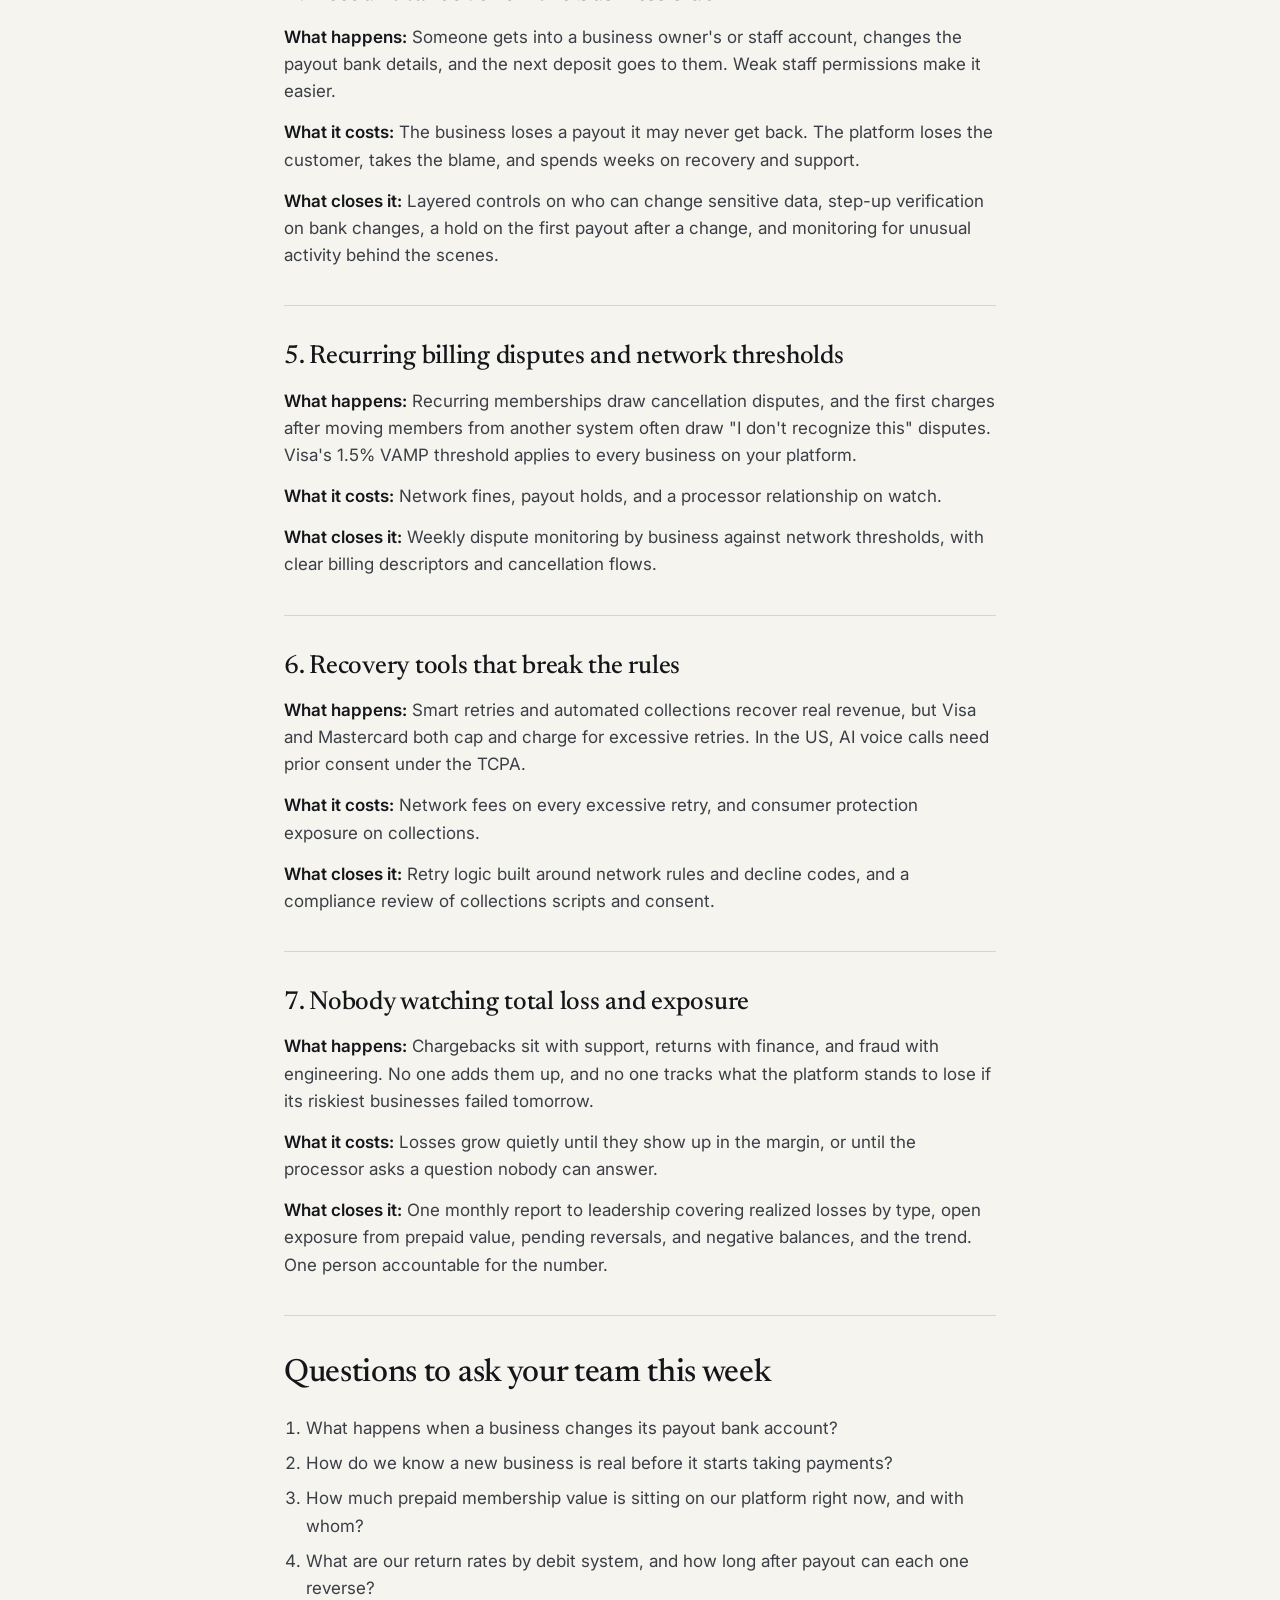
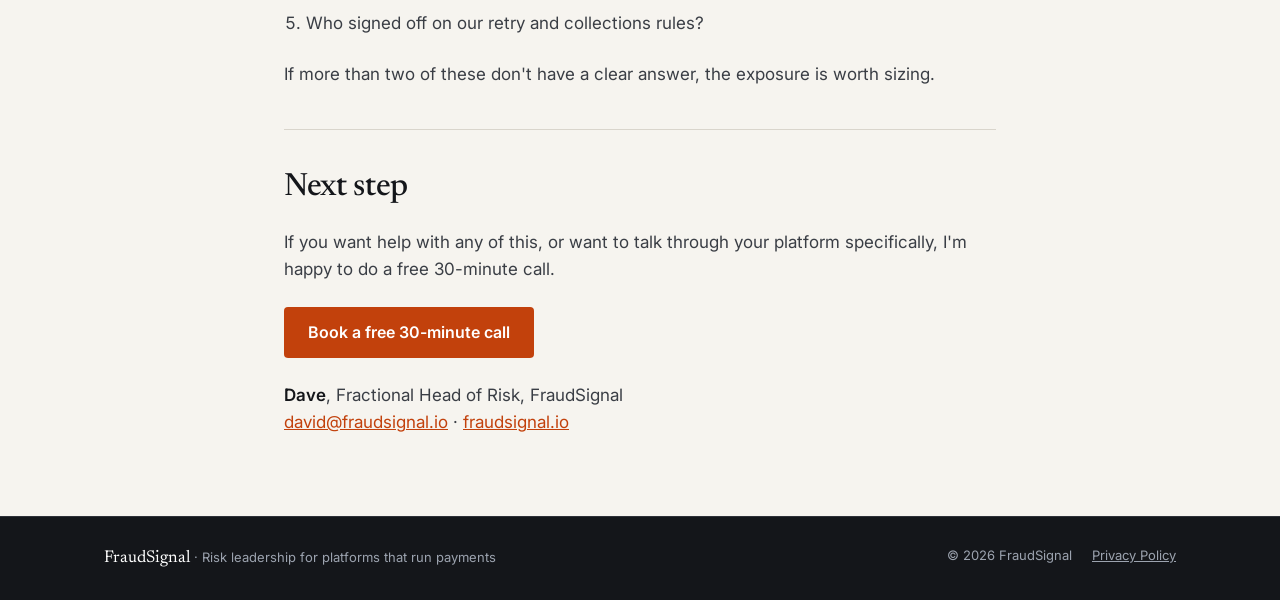
<file: membership-platforms.html>
<!doctype html>
<html lang="en">
<head>
<meta charset="utf-8">
<meta name="viewport" content="width=device-width, initial-scale=1">
<title>Where Membership Payment Platforms Get Exposed | FraudSignal</title>
<meta name="description" content="The seven gaps I see most often on membership platforms running recurring card and bank debit payments across the US, Canada, and Europe.">
<meta name="robots" content="noindex">
<meta name="theme-color" content="#F6F4EF">

<meta property="og:type" content="article">
<meta property="og:site_name" content="FraudSignal">
<meta property="og:url" content="https://fraudsignal.io/membership-platforms">
<meta property="og:title" content="Where Membership Payment Platforms Get Exposed">
<meta property="og:description" content="The seven gaps I see most often on platforms running recurring card and bank debit payments across the US, Canada, and Europe.">
<meta property="og:image" content="https://fraudsignal.io/assets/og-image.png">
<meta property="og:image:width" content="1200">
<meta property="og:image:height" content="630">
<meta name="twitter:card" content="summary_large_image">
<meta name="twitter:title" content="Where Membership Payment Platforms Get Exposed">
<meta name="twitter:description" content="The seven gaps I see most often on platforms running recurring card and bank debit payments.">
<meta name="twitter:image" content="https://fraudsignal.io/assets/og-image.png">

<link rel="icon" href="/favicon.svg" type="image/svg+xml">
<link rel="icon" href="/assets/favicon-32.png" sizes="32x32" type="image/png">
<link rel="apple-touch-icon" href="/assets/apple-touch-icon.png">

<link rel="preconnect" href="https://fonts.googleapis.com">
<link rel="preconnect" href="https://fonts.gstatic.com" crossorigin>
<link rel="stylesheet" href="https://fonts.googleapis.com/css2?family=Inter:wght@400;600&amp;family=JetBrains+Mono:wght@500&amp;family=Newsreader:opsz,wght@6..72,500&amp;display=swap">
<link rel="stylesheet" href="/assets/site.css">
<style>
.site-header{position:static}
.memo-top{padding:56px 0 48px}
.gap{padding:36px 0;border-top:1px solid var(--rule)}
.gap .h3{font-size:26px}
.gap p,.doc-section p{color:var(--ink-2)}
.gap strong,.signoff strong{color:var(--ink);font-weight:600}
.memo-questions{margin:0;padding-left:22px;color:var(--ink-2);display:flex;flex-direction:column;gap:8px}
.memo-end{padding-bottom:80px}
.signoff{color:var(--ink-2)}
.signoff a{overflow-wrap:anywhere}
@media (max-width:900px){.memo-top{padding:32px 0 40px}.gap .h3{font-size:24px}}
</style>

<script defer data-domain="fraudsignal.io" src="https://plausible.io/js/script.js"></script>
<script>window.plausible = window.plausible || function () { (window.plausible.q = window.plausible.q || []).push(arguments) }</script>
</head>
<body>
<a class="skip" href="#main">Skip to content</a>

<header class="site-header">
<div class="wrap nav">
<a class="wordmark" href="/" aria-label="FraudSignal home">FraudSignal</a>
</div>
</header>

<main id="main">
<article class="wrap doc">

<div class="memo-top stack g24">
<h1 class="h1 page">Where Membership Payment Platforms Get Exposed</h1>
<div class="label"><time datetime="2026-09-01">Sep 1, 2026</time></div>
<p class="lede">Membership platforms that bill on behalf of their customers carry the losses when something goes wrong: a takeover, a fake business, a closed location, a reversed debit. These are the seven gaps I see most often on platforms running recurring card and bank debit payments across the US, Canada, and Europe.</p>
</div>

<section class="gap stack g14">
<h2 class="h3">1. Business closures with prepaid memberships</h2>
<p><strong>What happens:</strong> A location sells annual or prepaid memberships, then closes. Members dispute for services they never received.</p>
<p><strong>What it costs:</strong> Disputes land after the money has already been paid out, and the negative balance usually ends up with the platform.</p>
<p><strong>What closes it:</strong> Credit limits tied to prepaid exposure, reserves where the risk warrants them, and early warning signs of a business in trouble.</p>
</section>

<section class="gap stack g14">
<h2 class="h3">2. Nobody checking who's onboarding</h2>
<p><strong>What happens:</strong> Most SaaS platforms approve new businesses on a form and a document. Fraudsters sign up as a fake business to run stolen cards, or use member signup and online checkout to test cards in bulk.</p>
<p><strong>What it costs:</strong> Chargebacks on cards you never should have charged, network fines, and a processor asking why.</p>
<p><strong>What closes it:</strong> Screening built on how a new account actually uses the platform, alongside identity, phone, email, and web presence checks. I've built AI agents that do this and clear most good accounts automatically, so the team only reviews the risky ones.</p>
</section>

<section class="gap stack g14">
<h2 class="h3">3. Bank debits that reverse months after payout</h2>
<p><strong>What happens:</strong> Each bank debit system has its own clock. Canadian personal PADs can be reimbursed for up to 90 days, SEPA Core debits for 8 weeks with no questions asked, and ACH has Nacha's return thresholds.</p>
<p><strong>What it costs:</strong> Reversals that arrive long after the business was paid, against a balance that may no longer be there.</p>
<p><strong>What closes it:</strong> Return monitoring by business and by debit system, with payout timing set to match each one's reversal window and reserves where they make sense.</p>
</section>

<section class="gap stack g14">
<h2 class="h3">4. Account takeover on the business side</h2>
<p><strong>What happens:</strong> Someone gets into a business owner's or staff account, changes the payout bank details, and the next deposit goes to them. Weak staff permissions make it easier.</p>
<p><strong>What it costs:</strong> The business loses a payout it may never get back. The platform loses the customer, takes the blame, and spends weeks on recovery and support.</p>
<p><strong>What closes it:</strong> Layered controls on who can change sensitive data, step-up verification on bank changes, a hold on the first payout after a change, and monitoring for unusual activity behind the scenes.</p>
</section>

<section class="gap stack g14">
<h2 class="h3">5. Recurring billing disputes and network thresholds</h2>
<p><strong>What happens:</strong> Recurring memberships draw cancellation disputes, and the first charges after moving members from another system often draw "I don't recognize this" disputes. Visa's 1.5% VAMP threshold applies to every business on your platform.</p>
<p><strong>What it costs:</strong> Network fines, payout holds, and a processor relationship on watch.</p>
<p><strong>What closes it:</strong> Weekly dispute monitoring by business against network thresholds, with clear billing descriptors and cancellation flows.</p>
</section>

<section class="gap stack g14">
<h2 class="h3">6. Recovery tools that break the rules</h2>
<p><strong>What happens:</strong> Smart retries and automated collections recover real revenue, but Visa and Mastercard both cap and charge for excessive retries. In the US, AI voice calls need prior consent under the TCPA.</p>
<p><strong>What it costs:</strong> Network fees on every excessive retry, and consumer protection exposure on collections.</p>
<p><strong>What closes it:</strong> Retry logic built around network rules and decline codes, and a compliance review of collections scripts and consent.</p>
</section>

<section class="gap stack g14">
<h2 class="h3">7. Nobody watching total loss and exposure</h2>
<p><strong>What happens:</strong> Chargebacks sit with support, returns with finance, and fraud with engineering. No one adds them up, and no one tracks what the platform stands to lose if its riskiest businesses failed tomorrow.</p>
<p><strong>What it costs:</strong> Losses grow quietly until they show up in the margin, or until the processor asks a question nobody can answer.</p>
<p><strong>What closes it:</strong> One monthly report to leadership covering realized losses by type, open exposure from prepaid value, pending reversals, and negative balances, and the trend. One person accountable for the number.</p>
</section>

<section class="doc-section stack g24">
<h2 class="h2">Questions to ask your team this week</h2>
<ol class="memo-questions">
<li>What happens when a business changes its payout bank account?</li>
<li>How do we know a new business is real before it starts taking payments?</li>
<li>How much prepaid membership value is sitting on our platform right now, and with whom?</li>
<li>What are our return rates by debit system, and how long after payout can each one reverse?</li>
<li>Who signed off on our retry and collections rules?</li>
</ol>
<p>If more than two of these don't have a clear answer, the exposure is worth sizing.</p>
</section>

<section class="doc-section memo-end stack g24">
<h2 class="h2">Next step</h2>
<p>If you want help with any of this, or want to talk through your platform specifically, I'm happy to do a free 30-minute call.</p>
<div class="actions">
<a class="btn lg" href="mailto:david@fraudsignal.io" data-offer="general" data-loc="membership-next-step">Book a free 30-minute call</a>
</div>
<p class="signoff"><strong>Dave</strong>, Fractional Head of Risk, FraudSignal<br><a href="mailto:david@fraudsignal.io">david@fraudsignal.io</a> · <a href="https://fraudsignal.io">fraudsignal.io</a></p>
</section>

</article>
</main>

<footer class="site-footer dark">
<div class="wrap foot">
<span><span class="brand">FraudSignal</span> · Risk leadership for platforms that run payments</span>
<span class="foot-links"><span>© 2026 FraudSignal</span><a href="/privacy">Privacy Policy</a></span>
</div>
</footer>

<script src="/assets/site.js" defer></script>
</body>
</html>
</file>
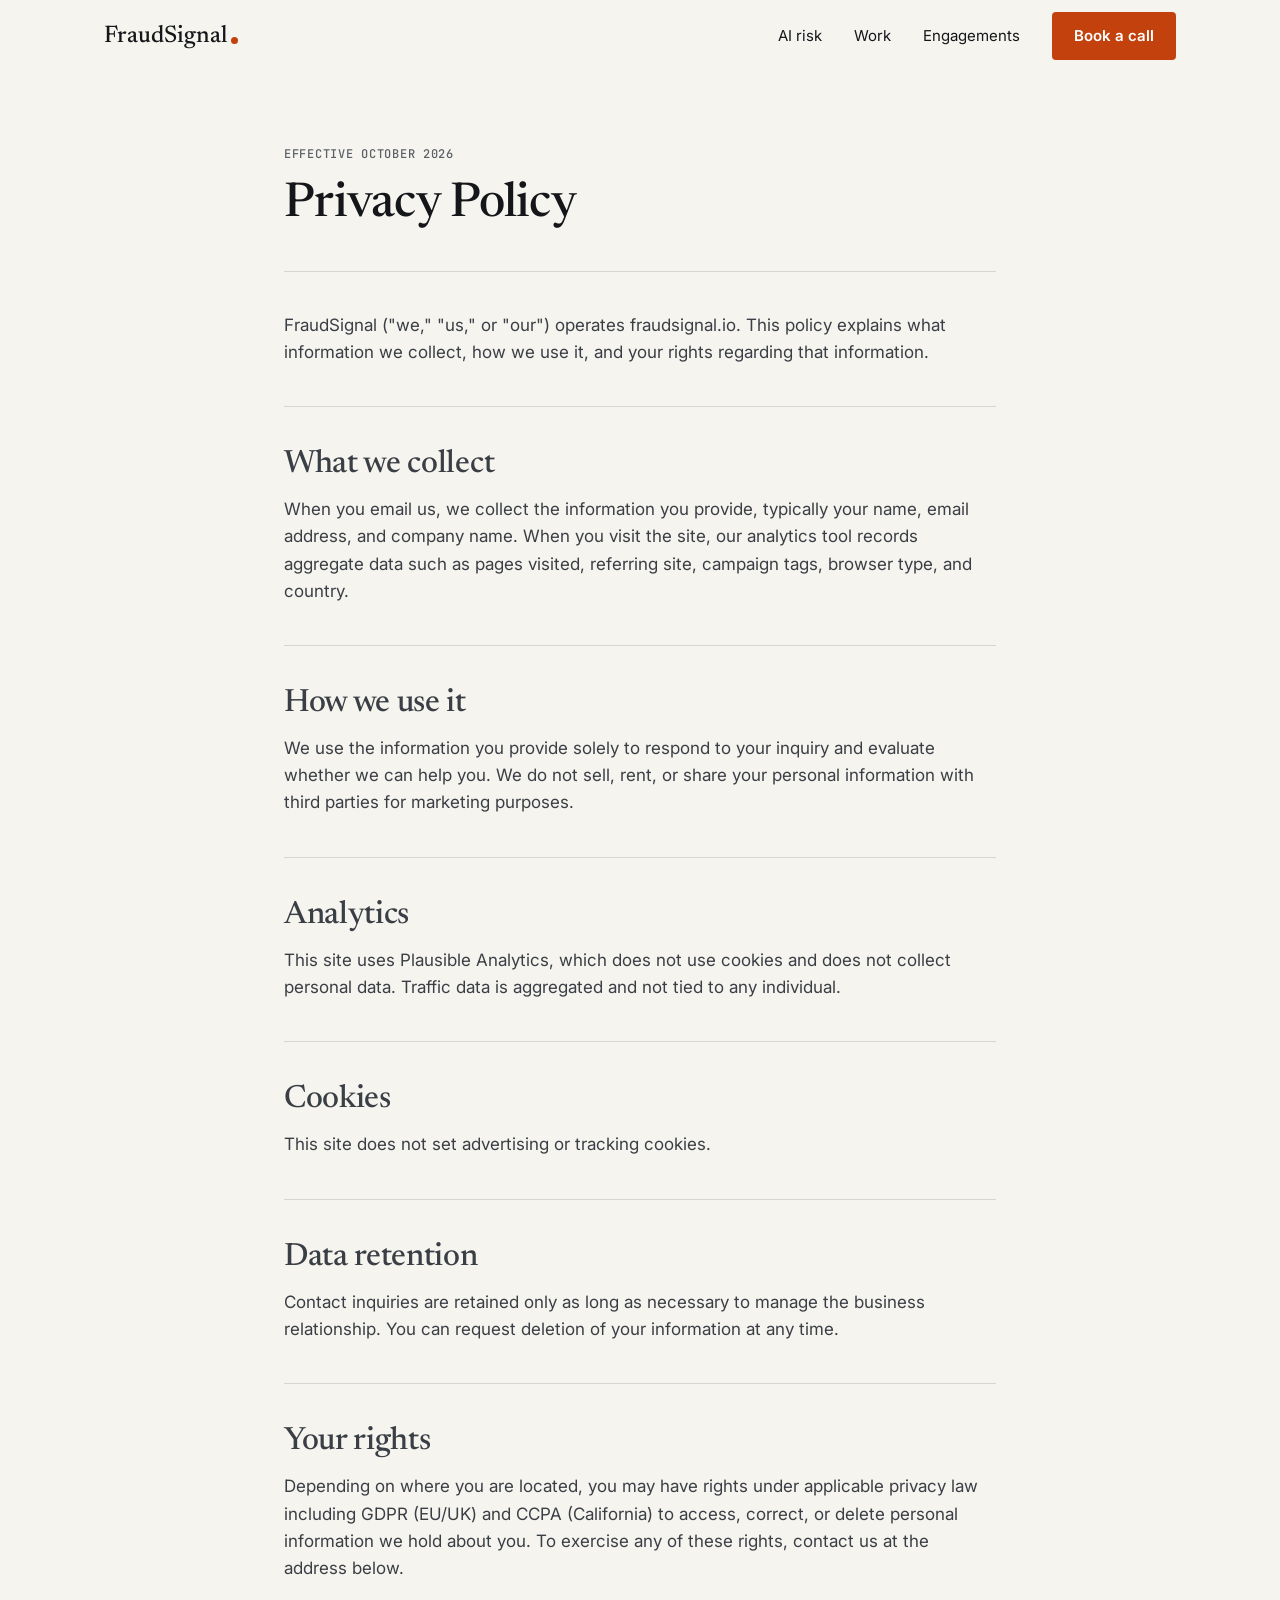
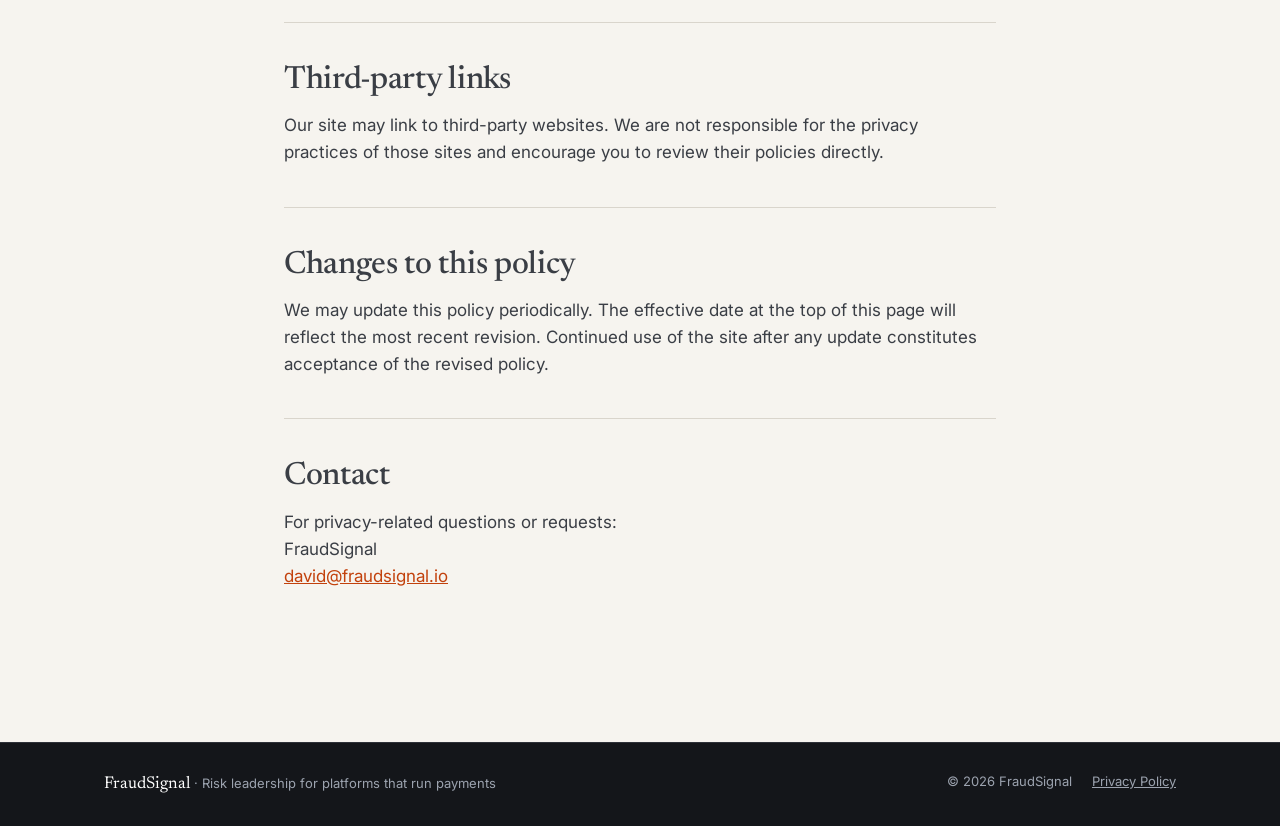
<file: privacy.html>
<!doctype html>
<html lang="en">
<head>
<meta charset="utf-8">
<meta name="viewport" content="width=device-width, initial-scale=1">
<title>Privacy Policy | FraudSignal</title>
<meta name="description" content="How FraudSignal collects, uses, and protects information on fraudsignal.io.">
<link rel="canonical" href="https://fraudsignal.io/privacy">
<meta name="theme-color" content="#F6F4EF">

<link rel="icon" href="/favicon.svg" type="image/svg+xml">
<link rel="icon" href="/assets/favicon-32.png" sizes="32x32" type="image/png">
<link rel="apple-touch-icon" href="/assets/apple-touch-icon.png">

<link rel="preconnect" href="https://fonts.googleapis.com">
<link rel="preconnect" href="https://fonts.gstatic.com" crossorigin>
<link rel="stylesheet" href="https://fonts.googleapis.com/css2?family=Inter:wght@400;600&amp;family=JetBrains+Mono:wght@500&amp;family=Newsreader:opsz,wght@6..72,500&amp;display=swap">
<link rel="stylesheet" href="/assets/site.css">

<script defer data-domain="fraudsignal.io" src="https://plausible.io/js/script.js"></script>
<script>window.plausible = window.plausible || function () { (window.plausible.q = window.plausible.q || []).push(arguments) }</script>
</head>
<body>
<a class="skip" href="#main">Skip to content</a>

<header class="site-header">
<div class="wrap nav">
<a class="wordmark" href="/" aria-label="FraudSignal home">FraudSignal</a>
<div class="nav-right">
<ul class="navlinks" id="navmenu">
<li><a href="/#ai">AI risk</a></li>
<li><a href="/#work">Work</a></li>
<li><a href="/#engage">Engagements</a></li>
</ul>
<a class="btn" href="mailto:david@fraudsignal.io" data-offer="general" data-loc="nav">Book a call</a>
<button class="menu-btn" type="button" aria-expanded="false" aria-controls="navmenu" aria-label="Open menu">
<svg class="open-i" width="24" height="24" viewBox="0 0 24 24" aria-hidden="true"><path d="M3 7h18M3 12h18M3 17h18" stroke="currentColor" stroke-width="1.75" fill="none"/></svg>
<svg class="close" width="24" height="24" viewBox="0 0 24 24" aria-hidden="true"><path d="M5 5l14 14M19 5L5 19" stroke="currentColor" stroke-width="1.75" fill="none"/></svg>
</button>
</div>
</div>
</header>

<main id="main" class="wrap doc" style="padding-top:72px;padding-bottom:112px">
<div class="stack g16" style="padding-bottom:40px">
<div class="label">Effective October 2026</div>
<h1 class="h1 page">Privacy Policy</h1>
</div>

<section class="doc-section stack g14 body">
<p>FraudSignal ("we," "us," or "our") operates fraudsignal.io. This policy explains what information we collect, how we use it, and your rights regarding that information.</p>
</section>

<section class="doc-section stack g14 body">
<h2 class="h2">What we collect</h2>
<p>When you email us, we collect the information you provide, typically your name, email address, and company name. When you visit the site, our analytics tool records aggregate data such as pages visited, referring site, campaign tags, browser type, and country.</p>
</section>

<section class="doc-section stack g14 body">
<h2 class="h2">How we use it</h2>
<p>We use the information you provide solely to respond to your inquiry and evaluate whether we can help you. We do not sell, rent, or share your personal information with third parties for marketing purposes.</p>
</section>

<section class="doc-section stack g14 body">
<h2 class="h2">Analytics</h2>
<p>This site uses Plausible Analytics, which does not use cookies and does not collect personal data. Traffic data is aggregated and not tied to any individual.</p>
</section>

<section class="doc-section stack g14 body">
<h2 class="h2">Cookies</h2>
<p>This site does not set advertising or tracking cookies.</p>
</section>

<section class="doc-section stack g14 body">
<h2 class="h2">Data retention</h2>
<p>Contact inquiries are retained only as long as necessary to manage the business relationship. You can request deletion of your information at any time.</p>
</section>

<section class="doc-section stack g14 body">
<h2 class="h2">Your rights</h2>
<p>Depending on where you are located, you may have rights under applicable privacy law including GDPR (EU/UK) and CCPA (California) to access, correct, or delete personal information we hold about you. To exercise any of these rights, contact us at the address below.</p>
</section>

<section class="doc-section stack g14 body">
<h2 class="h2">Third-party links</h2>
<p>Our site may link to third-party websites. We are not responsible for the privacy practices of those sites and encourage you to review their policies directly.</p>
</section>

<section class="doc-section stack g14 body">
<h2 class="h2">Changes to this policy</h2>
<p>We may update this policy periodically. The effective date at the top of this page will reflect the most recent revision. Continued use of the site after any update constitutes acceptance of the revised policy.</p>
</section>

<section class="doc-section stack g14 body">
<h2 class="h2">Contact</h2>
<p>For privacy-related questions or requests:<br>FraudSignal<br><a href="mailto:david@fraudsignal.io">david@fraudsignal.io</a></p>
</section>
</main>

<footer class="site-footer dark">
<div class="wrap foot">
<span><span class="brand">FraudSignal</span> · Risk leadership for platforms that run payments</span>
<span class="foot-links"><span>© 2026 FraudSignal</span><a href="/privacy">Privacy Policy</a></span>
</div>
</footer>

<script src="/assets/site.js" defer></script>
</body>
</html>
</file>
<file: assets/site.css>
/* FraudSignal design system: "the audit memo" */
:root{
  --paper:#F6F4EF;
  --paper-2:#EDEAE3;
  --white:#FFFFFF;
  --ink:#14161A;
  --ink-2:#3A3E45;
  --ink-muted:#5B6068;
  --rule:#D9D5CC;
  --signal:#C2410C;
  --signal-dark:#9A3412;
  --signal-bright:#F97316;
  --risk:#B91C1C;
  --clear:#15803D;
  --dark-rule:#2E3138;
  --dark-muted:#9CA3AF;
  --dark-body:#C7CAD0;
  --serif:Newsreader,Georgia,serif;
  --sans:Inter,system-ui,-apple-system,"Segoe UI",sans-serif;
  --mono:"JetBrains Mono",ui-monospace,Menlo,Consolas,monospace;
}
*,*::before,*::after{box-sizing:border-box}
html{scroll-padding-top:88px}
@media (prefers-reduced-motion:no-preference){html{scroll-behavior:smooth}}
body{margin:0;background:var(--paper);color:var(--ink);font-family:var(--sans);font-size:17px;line-height:1.6;-webkit-font-smoothing:antialiased}
a{color:var(--signal)}
a:hover{color:var(--signal-dark)}
:focus-visible{outline:2px solid var(--signal);outline-offset:3px;border-radius:2px}
.dark :focus-visible{outline-color:var(--signal-bright)}
.skip{position:absolute;left:-9999px;top:8px;z-index:100;background:var(--ink);color:var(--white);padding:10px 16px;border-radius:4px}
.skip:focus{left:16px;color:var(--white)}
.wrap{max-width:1120px;margin:0 auto;padding:0 24px}

/* Type */
.label{font-family:var(--mono);font-weight:500;font-size:12px;letter-spacing:.06em;text-transform:uppercase;color:var(--ink-muted)}
.label.sm{font-size:11px}
.label.signal{color:var(--signal)}
.label.risk{color:var(--risk)}
.h1,.h2,.h3{margin:0;font-family:var(--serif);font-weight:500;letter-spacing:-.01em}
.h1{font-size:62px;line-height:1.05;letter-spacing:-.015em}
.h2{font-size:44px;line-height:1.1}
.h3{font-size:22px;line-height:1.2}
.h1.page{font-size:48px}
.lede{margin:0;font-size:20px;color:var(--ink-2);max-width:52ch}
.body{color:var(--ink-2)}
.body p{margin:0}
.muted{color:var(--ink-2)}
.num{font-weight:600;font-variant-numeric:tabular-nums}
.stack{display:flex;flex-direction:column}
.g8{gap:8px}.g10{gap:10px}.g12{gap:12px}.g14{gap:14px}.g16{gap:16px}.g18{gap:18px}.g24{gap:24px}.g28{gap:28px}.g48{gap:48px}.g56{gap:56px}.g72{gap:72px}
.intro{max-width:720px}

/* Tags */
.tag{display:inline-block;font-family:var(--mono);font-weight:500;font-size:11px;letter-spacing:.06em;text-transform:uppercase;color:var(--white);padding:3px 8px;border-radius:3px;line-height:1.5}
.tag.clear{background:var(--clear)}
.tag.signal{background:var(--signal)}
.tag.ink{background:var(--ink)}

/* Buttons */
.btn{display:inline-block;background:var(--signal);color:var(--white);text-decoration:none;font-weight:600;font-size:15px;line-height:1.3;padding:14px 22px;border-radius:4px;border:0;cursor:pointer}
.btn:hover{background:var(--signal-dark);color:var(--white)}
.btn.lg{font-size:16px;padding:15px 24px}
.btn.bright{background:var(--signal-bright);color:var(--ink)}
.btn.bright:hover{background:#E4630A;color:var(--ink)}
.link{color:var(--ink);font-weight:600;font-size:15px;text-decoration:underline;text-decoration-thickness:1px;text-underline-offset:4px}
.link:hover{color:var(--signal)}
.link.lg{font-size:16px}
.actions{display:flex;gap:28px;align-items:center;flex-wrap:wrap}

/* Nav */
.site-header{position:sticky;top:0;z-index:20;background:var(--paper);border-bottom:1px solid transparent;transition:border-color .15s}
.site-header.scrolled,.site-header.open{border-bottom-color:var(--rule)}
.nav{display:flex;align-items:center;justify-content:space-between;height:72px;gap:16px}
.wordmark{display:inline-flex;align-items:center;gap:4px;text-decoration:none;color:var(--ink);font-family:var(--serif);font-size:24px;font-weight:500}
.wordmark:hover{color:var(--ink)}
.wordmark::after{content:"";width:7px;height:7px;border-radius:50%;background:var(--signal);margin-top:10px}
.nav-right{display:flex;align-items:center;gap:32px}
.navlinks{display:flex;gap:32px;align-items:center;margin:0;padding:0;list-style:none}
.navlinks a{color:var(--ink);text-decoration:none;font-size:15px}
.navlinks a:hover{color:var(--signal)}
.menu-btn{display:none;background:none;border:0;padding:10px;margin-right:-10px;cursor:pointer;color:var(--ink)}
.menu-btn svg{display:block}
.menu-btn .close{display:none}
.site-header.open .menu-btn .open-i{display:none}
.site-header.open .menu-btn .close{display:block}

/* Sections */
.sec{padding:112px 0;border-top:1px solid var(--rule)}
.sec.first{border-top:0}
.sec.alt{background:var(--paper-2)}
.sec + .sec.alt,.sec.alt + .sec{border-top:1px solid var(--rule)}
.hero{padding:120px 0 104px}
.hero-grid{display:grid;grid-template-columns:7fr 5fr;gap:56px;align-items:center}
.split{display:grid;grid-template-columns:5fr 7fr;gap:56px;align-items:start}
.split .body{padding-top:34px}
.g2{display:grid;grid-template-columns:repeat(2,minmax(0,1fr));gap:24px}
.g4{display:grid;grid-template-columns:repeat(4,minmax(0,1fr));gap:24px}

/* Panels and figures */
.panel{margin:0;background:var(--white);border:1px solid var(--rule);border-radius:4px}
.panel-head{display:flex;justify-content:space-between;gap:12px}
.chart{padding:20px 20px 12px}
.chart svg{display:block;width:100%;height:auto}
.chart figcaption{font-size:13px;color:var(--ink-muted);padding-top:8px;border-top:1px solid var(--paper-2);margin-top:4px}
.sig-line{stroke-dasharray:900;stroke-dashoffset:900;animation:draw 1.2s ease-out forwards}
.sig-spike{stroke-dasharray:300;stroke-dashoffset:300;animation:draw .5s ease-out 1.1s forwards}
.sig-flag{opacity:0;animation:pop .3s ease-out 1.6s forwards}
@keyframes draw{to{stroke-dashoffset:0}}
@keyframes pop{to{opacity:1}}
@media (prefers-reduced-motion:reduce){.sig-line,.sig-spike{animation:none;stroke-dashoffset:0}.sig-flag{animation:none;opacity:1}}

.policy{padding:28px 32px}
.table-scroll{overflow-x:auto}
.policy table{width:100%;min-width:620px;border-collapse:collapse;font-size:15px}
.policy th{text-align:left;padding:10px 0;border-bottom:1px solid var(--ink);font-family:var(--mono);font-weight:500;font-size:11px;letter-spacing:.06em;text-transform:uppercase;color:var(--ink-muted)}
.policy td{padding:14px 0;border-bottom:1px solid var(--paper-2);vertical-align:top}
.policy tr:last-child td{border-bottom:0}
.policy td:last-child{color:var(--ink-2)}

.ruled{border-top:1px solid var(--ink);padding-top:24px}
.ruled .h3{font-size:26px}
.ruled p{margin:0;font-size:16px;color:var(--ink-2)}

.card{background:var(--paper);border:1px solid var(--rule);border-radius:4px;padding:26px}
.card-head{display:flex;justify-content:space-between;gap:8px}
.card p{margin:0;font-size:15px;color:var(--ink-2)}

/* Scope list */
.scope{margin:0;display:grid;grid-template-columns:repeat(2,minmax(0,1fr));gap:0 32px;border-top:1px solid var(--ink)}
.scope > div{padding:22px 0;border-bottom:1px solid var(--rule)}
.scope dt{font-weight:600;margin-bottom:4px}
.scope dd{margin:0;font-size:15px;color:var(--ink-2)}

/* Case files */
.case + .case{padding-top:72px;border-top:1px solid var(--rule)}
.case .h3{font-size:34px;max-width:30ch}
.ledger{display:grid;grid-template-columns:repeat(3,minmax(0,1fr));border-top:1px solid var(--rule);border-bottom:1px solid var(--rule)}
.ledger > div{padding:20px}
.ledger > div:first-child{padding-left:0}
.ledger > div:last-child{padding-right:0}
.ledger > div + div{border-left:1px solid var(--rule)}
.ledger .num{font-size:30px;line-height:1.3}
.ledger .stat-label{font-size:13px;color:var(--ink-muted)}
.ledger .with-tag{display:flex;align-items:center;gap:10px}
.case-rows{margin:0;max-width:880px}
.case-row{display:grid;grid-template-columns:160px minmax(0,1fr);gap:24px;padding:18px 0;border-bottom:1px solid var(--rule)}
.case-row:last-child{border-bottom:0}
.case-row dt{padding-top:4px}
.case-row dd{margin:0;color:var(--ink-2);max-width:65ch}
.case-row.outcome dd{color:var(--ink);font-weight:600}

/* Fee schedule */
.fee{display:grid;grid-template-columns:repeat(3,minmax(0,1fr));border-top:1px solid var(--rule);border-bottom:1px solid var(--rule)}
.fee > div{padding:36px 32px;display:flex;flex-direction:column;gap:16px}
.fee > div:first-child{padding-left:0}
.fee > div:last-child{padding-right:0}
.fee > div + div{border-left:1px solid var(--rule)}
.fee .featured{border-top:3px solid var(--signal);margin-top:-1px;background:var(--white);padding-left:32px;padding-right:32px}
.fee .h3{font-size:28px}
.fee p{margin:0;font-size:15px;color:var(--ink-2)}
.fee ul{margin:0;padding-left:18px;font-size:15px;color:var(--ink-2);display:flex;flex-direction:column;gap:6px;flex-grow:1}
.fee .btn,.fee .link{align-self:flex-start}
.fee-head{display:flex;justify-content:space-between;align-items:center;gap:8px;flex-wrap:wrap}

/* Dark band */
.dark{background:var(--ink);color:var(--white)}
.cta{padding:112px 0;align-items:flex-start}
.cta .h2{font-size:52px;line-height:1.08;max-width:18ch}
.cta p{margin:0;color:var(--dark-body);max-width:56ch}
.cta .mail{color:var(--white);font-size:15px;text-underline-offset:4px}
.cta .mail:hover{color:var(--signal-bright)}
.site-footer{border-top:1px solid var(--dark-rule);color:var(--dark-muted)}
.foot{padding-top:28px;padding-bottom:28px;display:flex;justify-content:space-between;gap:16px;flex-wrap:wrap;font-size:13px}
.foot .brand{font-family:var(--serif);font-size:17px;color:var(--white)}
.foot-links{display:flex;gap:20px;flex-wrap:wrap}
.foot a{color:var(--dark-muted)}
.foot a:hover{color:var(--white)}

/* Long-form pages (audit, privacy) */
.doc{max-width:760px}
.doc-section{padding:40px 0;border-top:1px solid var(--rule)}
.doc-section .h2{font-size:32px}
.doc p{margin:0}
.doc ul{margin:0;padding-left:18px;color:var(--ink-2);display:flex;flex-direction:column;gap:8px}
.doc-list{margin:0;border-top:1px solid var(--ink)}
.doc-list > div{display:grid;grid-template-columns:160px minmax(0,1fr);gap:24px;padding:18px 0;border-bottom:1px solid var(--rule)}
.doc-list dt{padding-top:4px}
.doc-list dt.strong{font-family:var(--sans);font-weight:600;font-size:17px;letter-spacing:0;text-transform:none;color:var(--ink);padding-top:0}
.doc-list dd{margin:0;color:var(--ink-2)}

/* Responsive */
@media (max-width:900px){
  .hero-grid,.split,.g2,.ledger,.fee{grid-template-columns:minmax(0,1fr)}
  .g4{grid-template-columns:repeat(2,minmax(0,1fr))}
  .split .body{padding-top:0}
  .ledger > div,.ledger > div:first-child,.ledger > div:last-child{padding:16px 0}
  .ledger > div + div,.fee > div + div{border-left:0;border-top:1px solid var(--rule)}
  .fee > div,.fee > div:first-child,.fee > div:last-child{padding:32px 0}
  .fee .featured{padding:32px 24px;margin:0 -16px;border-top:3px solid var(--signal)}
  .case-row,.doc-list > div{grid-template-columns:minmax(0,1fr);gap:6px}
  .h1,.h1.page{font-size:40px}
  .h2,.cta .h2{font-size:30px}
  .case .h3{font-size:28px}
  .sec,.cta{padding:72px 0}
  .hero{padding:56px 0 72px}
  .hero-grid{gap:40px}
}
@media (max-width:768px){
  .wrap{padding:0 16px}
  .menu-btn{display:block}
  .nav-right{gap:12px}
  .navlinks{display:none;position:absolute;top:72px;left:0;right:0;flex-direction:column;align-items:stretch;gap:0;background:var(--paper);border-bottom:1px solid var(--rule);padding:8px 16px 16px}
  .site-header.open .navlinks{display:flex}
  .navlinks a{display:block;padding:14px 0;font-size:17px;border-bottom:1px solid var(--paper-2)}
  .navlinks li:last-child a{border-bottom:0}
  .nav .btn{padding:11px 16px}
  .scope{grid-template-columns:minmax(0,1fr)}
  .policy{padding:20px}
}
@media (max-width:560px){
  .g4{grid-template-columns:minmax(0,1fr)}
  .lede{font-size:18px}
}

/* Email picker */
.mail-dialog{border:1px solid var(--rule);border-radius:4px;padding:0;max-width:420px;width:calc(100% - 32px);background:var(--paper);color:var(--ink);box-shadow:0 12px 40px rgba(20,22,26,.18)}
.mail-dialog::backdrop{background:rgba(20,22,26,.45)}
.mail-dialog .inner{padding:28px;display:flex;flex-direction:column;gap:16px}
.mail-dialog .h3{font-size:26px}
.mail-dialog .addr{font-weight:600;font-size:18px;word-break:break-all}
.mail-dialog .opts{display:grid;grid-template-columns:1fr 1fr;gap:10px}
.mail-dialog .opt{display:block;text-align:center;padding:12px 14px;border:1px solid var(--rule);border-radius:4px;background:var(--white);color:var(--ink);text-decoration:none;font-weight:600;font-size:15px;font-family:var(--sans);cursor:pointer}
.mail-dialog .opt:hover{border-color:var(--signal);color:var(--signal)}
.mail-dialog .opt.primary{background:var(--signal);border-color:var(--signal);color:var(--white)}
.mail-dialog .opt.primary:hover{background:var(--signal-dark);color:var(--white)}
.mail-dialog .x{position:absolute;top:10px;right:10px;background:none;border:0;padding:8px;cursor:pointer;color:var(--ink-muted)}

/* Agent policy table: stacked rows on mobile, table on desktop */
@media (max-width:768px){
  .policy table{min-width:0}
  .policy thead{position:absolute;width:1px;height:1px;overflow:hidden;clip:rect(0 0 0 0)}
  .policy tbody,.policy tr,.policy td{display:block}
  .policy table{border-top:1px solid var(--ink)}
  .policy tr{display:grid;grid-template-columns:minmax(0,1fr) auto;column-gap:12px;row-gap:4px;padding:14px 0;border-bottom:1px solid var(--paper-2)}
  .policy tr:last-child{border-bottom:0}
  .policy td{padding:0;border:0}
  .policy td:first-child{font-weight:600}
  .policy td:nth-child(2){justify-self:end}
  .policy td:last-child{grid-column:1 / -1;font-size:15px}
}
</file>
